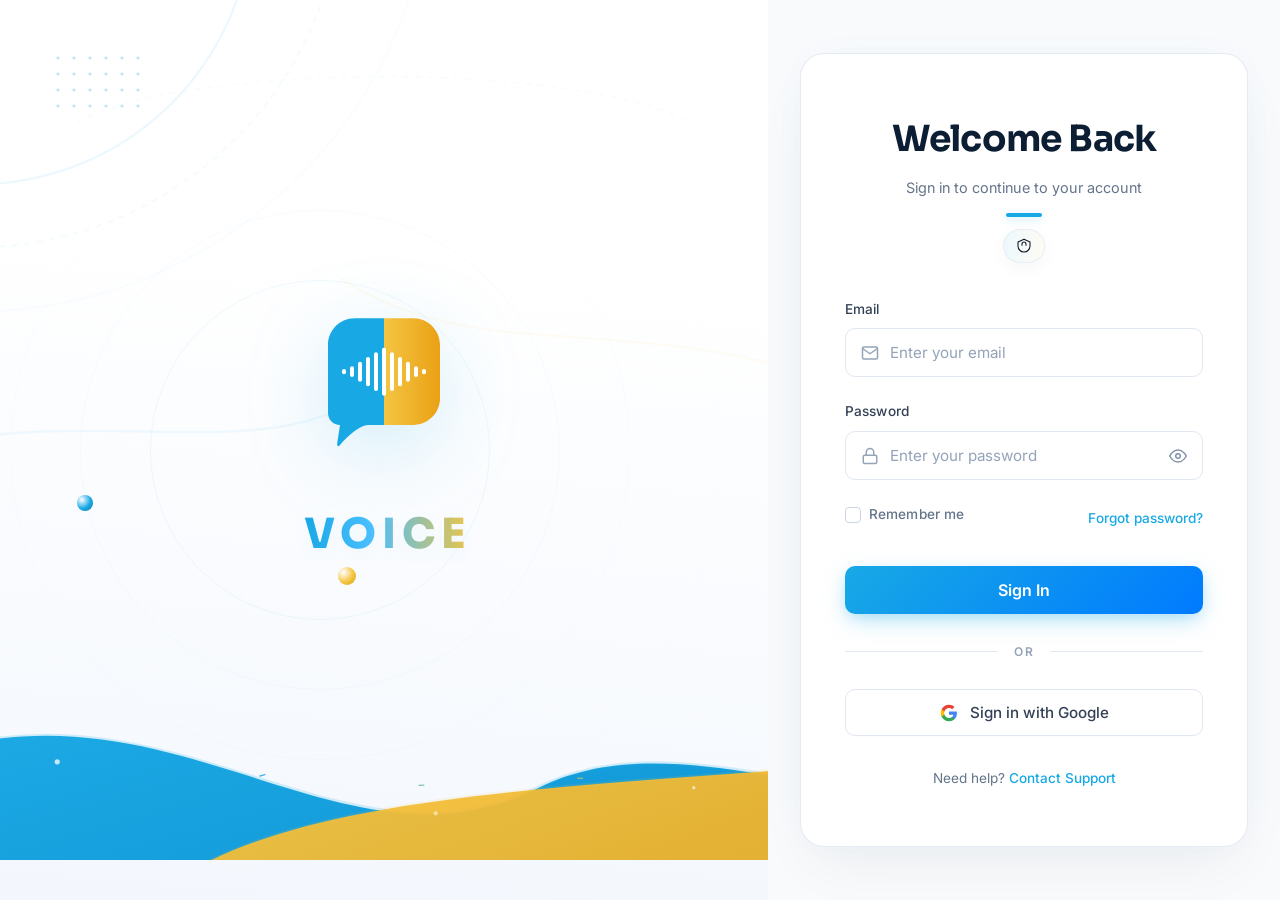
<file: login.html>
<!DOCTYPE html>
<html lang="en">
<head>
  <meta charset="UTF-8">
  <meta name="viewport" content="width=device-width, initial-scale=1.0">
  <title>VOICE – Secure Login Portal</title>
  <!-- SEO tags -->
  <meta name="description" content="Secure enterprise login portal for the VOICE platform.">
  
  <link rel="stylesheet" href="css/styles.css">
   <style>
    /* ============================================================
       VOICE – Pixel-Perfect Futuristic Minimalist Login Page
       Matches the shared mock design with exact layouts & waves
       ============================================================ */
    @import url('https://fonts.googleapis.com/css2?family=Sora:wght@400;500;600;700;800&family=Inter:wght@300;400;500;600;700&display=swap');

    :root {
      --primary: #18A9E5;
      --primary-dark: #0284c7;
      --accent: #F4C542;
      --text-main: #0B1E33; /* Dark navy */
      --text-muted: #8292A6;
      --border: #E2E8F0;
      --white: #FFFFFF;
      --font-heading: 'Sora', sans-serif;
      --font-body: 'Inter', sans-serif;
      --transition: 0.3s cubic-bezier(0.4, 0, 0.2, 1);
    }

    body {
      margin: 0;
      padding: 0;
      min-height: 100vh;
      width: 100%;
      font-family: var(--font-body);
      background: var(--white);
      overflow: hidden;
      display: flex;
    }

    .login-container {
      display: grid;
      grid-template-columns: 60% 40%; /* left side slightly larger for stronger branding */
      width: 100%;
      height: 100vh;
      position: relative;
    }

    /* ── LEFT SECTION (Futuristic Minimalist Branding) ───────────── */
    .left-section {
      background: linear-gradient(185deg, #FFFFFF 30%, #F3F7FD 100%);
      position: relative;
      overflow: hidden;
      display: flex;
      align-items: center;
      justify-content: center;
    }

    /* Dotted Corner Matrices */
    .dotted-grid {
      position: absolute;
      width: 100px;
      height: 68px;
      opacity: 0.55;
    }

    .dotted-top-left {
      top: 48px;
      left: 48px;
    }

    .dotted-top-right {
      top: 48px;
      right: 48px;
    }

    /* Elegant flowing background paths */
    .bg-paths {
      position: absolute;
      inset: 0;
      pointer-events: none;
      z-index: 1;
    }

    /* Concentric outline rings around the central logo */
    .concentric-rings {
      position: absolute;
      top: 50%;
      left: 25%; /* perfectly centered in the left column */
      transform: translate(-50%, -50%);
      pointer-events: none;
      z-index: 2; /* behind cards and logo */
    }

    .ring {
      position: absolute;
      top: 50%;
      left: 50%;
      transform: translate(-50%, -50%);
      border: 1px solid rgba(24, 169, 229, 0.07);
      border-radius: 50%;
    }

    .ring-1 { width: 340px; height: 340px; }
    .ring-2 { width: 480px; height: 480px; border-color: rgba(24, 169, 229, 0.04); }
    .ring-3 { width: 620px; height: 620px; border-color: rgba(24, 169, 229, 0.02); }
    .ring-4 { width: 800px; height: 800px; border-color: rgba(24, 169, 229, 0.01); }

    /* Floating glowing orbs with ambient lights */
    .glowing-orb {
      position: absolute;
      border-radius: 50%;
      pointer-events: none;
      z-index: 4;
    }

    .orb-blue {
      width: 16px;
      height: 16px;
      background: radial-gradient(circle at 30% 30%, #FFFFFF 0%, #18A9E5 55%, #0d79a6 100%);
      left: 10%;
      top: 55%;
      animation: floatOrbBlue 8s ease-in-out infinite alternate;
    }

    .orb-yellow {
      width: 18px;
      height: 18px;
      background: radial-gradient(circle at 30% 30%, #FFFFFF 0%, #F4C542 55%, #d1a115 100%);
      left: 44%;
      top: 63%;
      animation: floatOrbYellow 7s ease-in-out infinite alternate-reverse;
    }

    @keyframes floatOrbBlue {
      0% { transform: translateY(0) scale(1); filter: drop-shadow(0 12px 6px rgba(24, 169, 229, 0.15)); }
      100% { transform: translateY(-16px) scale(1.05); filter: drop-shadow(0 28px 12px rgba(24, 169, 229, 0.07)); }
    }

    @keyframes floatOrbYellow {
      0% { transform: translateY(0) scale(1); filter: drop-shadow(0 12px 6px rgba(244, 197, 66, 0.15)); }
      100% { transform: translateY(-14px) scale(1.05); filter: drop-shadow(0 26px 12px rgba(244, 197, 66, 0.07)); }
    }

    /* Prominent central VOICE logo group */
    .brand-logo-group {
      z-index: 10;
      display: flex;
      flex-direction: column;
      align-items: center;
      justify-content: center;
      gap: 28px;
      margin-bottom: 20px;
    }

    .logo-box {
      width: 160px;
      height: auto;
      filter: drop-shadow(0 20px 40px rgba(24, 169, 229, 0.18));
      transition: transform 0.6s cubic-bezier(0.34, 1.56, 0.64, 1);
    }

    .brand-logo-group:hover .logo-box {
      transform: scale(1.06) rotate(-1deg);
      filter: drop-shadow(0 26px 56px rgba(24, 169, 229, 0.20));
    }

    .logo-typography {
      font-family: var(--font-heading);
      font-size: 2.6rem;
      font-weight: 800;
      margin-left: 8px;
      letter-spacing: 6px;
      text-transform: uppercase;
      background: linear-gradient(90deg, #18A9E5 0%, #4CC0FF 40%, #F4C542 100%);
      -webkit-background-clip: text;
      -webkit-text-fill-color: transparent;
      text-shadow: 0 6px 18px rgba(24,169,229,0.06);
    }

    /* Bottom Flowing Waves */
    .bottom-waves {
      position: absolute;
      bottom: 40px; /* raised up for stronger visual coverage */
      left: -6%; /* extend slightly beyond edge for a dramatic feel */
      width: 112%;
      height: 420px; /* raised and taller to cover more of left half */
      pointer-events: none;
      z-index: 5;
    }

    /* ── RIGHT SECTION (Modern Clean Card) ─────────────────────── */
    .right-section {
      background: #F8FAFC;
      display: flex;
      align-items: center;
      justify-content: center;
      padding: 32px;
      position: relative;
      overflow: hidden;
    }

    /* Floating Login Card with modern crisp shadow and padding */
    .login-card {
      width: 100%;
      max-width: 460px;
      background: #FFFFFF;
      border: 1px solid rgba(226, 232, 240, 0.85);
      border-radius: 24px;
      box-shadow: 0 24px 60px -12px rgba(15, 23, 42, 0.06),
                  0 0 50px -10px rgba(24, 169, 229, 0.03);
      padding: 56px 44px;
      box-sizing: border-box;
      z-index: 10;
      position: relative;
      transition: transform 0.4s cubic-bezier(0.16, 1, 0.3, 1), box-shadow 0.4s ease;
    }

    .login-card:hover {
      transform: translateY(-2px);
      box-shadow: 0 32px 80px -16px rgba(15, 23, 42, 0.10),
                  0 0 60px -8px rgba(24, 169, 229, 0.05);
    }

    .login-card-header {
      text-align: center;
      margin-bottom: 36px;
      display: flex;
      flex-direction: column;
      align-items: center;
    }

    .security-badge {
      display: inline-flex;
      align-items: center;
      gap: 8px;
      margin-top: 12px;
      padding: 8px 12px;
      background: linear-gradient(90deg, rgba(24,169,229,0.08), rgba(244,197,66,0.06));
      border-radius: 999px;
      font-size: 0.82rem;
      color: #0F172A;
      box-shadow: 0 6px 18px rgba(2,6,23,0.04);
      border: 1px solid rgba(226,232,240,0.7);
      animation: subtlePulse 2.6s ease-in-out infinite;
    }

    .security-badge svg { width: 16px; height: 16px; }

    @keyframes subtlePulse {
      0% { transform: translateY(0); opacity: 0.98 }
      50% { transform: translateY(-3px); opacity: 1 }
      100% { transform: translateY(0); opacity: 0.98 }
    }

    .login-card-header h2 {
      font-family: var(--font-heading);
      font-size: 2.25rem;
      font-weight: 700;
      color: var(--text-main);
      margin-bottom: 8px;
      letter-spacing: -0.8px;
    }

    .login-card-header p {
      font-size: 0.9rem;
      color: #64748B;
      margin-bottom: 0px;
      font-weight: 400;
    }

    /* Active blue pill indicator */
    .pill-indicator {
      width: 36px;
      height: 4px;
      background: var(--primary);
      border-radius: 9999px;
      margin-top: 14px;
      box-shadow: 0 2px 8px rgba(24, 169, 229, 0.25);
    }

    /* Premium Modern Forms */
    .login-form .form-group {
      margin-bottom: 24px;
      display: flex;
      flex-direction: column;
    }

    .login-form label {
      font-size: 0.85rem;
      font-weight: 500;
      color: #334155;
      margin-bottom: 8px;
      letter-spacing: 0.1px;
    }

    .input-wrapper {
      position: relative;
      display: flex;
      align-items: center;
    }

    .input-icon-left {
      position: absolute;
      left: 16px;
      top: 50%;
      transform: translateY(-50%);
      color: #94A3B8;
      pointer-events: none;
      width: 18px;
      height: 18px;
      transition: color var(--transition);
    }

    .input-wrapper:focus-within .input-icon-left {
      color: var(--primary);
    }

    .input-icon-right {
      position: absolute;
      right: 16px;
      top: 50%;
      transform: translateY(-50%);
      color: #94A3B8;
      cursor: pointer;
      width: 18px;
      height: 18px;
      transition: color var(--transition);
    }

    .email-valid-icon {
      position: absolute;
      right: 16px;
      top: 50%;
      transform: translateY(-50%);
      width: 18px;
      height: 18px;
      transition: opacity 0.18s ease, transform 0.18s ease;
    }

    .input-icon-right:hover {
      color: var(--text-main);
    }

    .login-form .form-control {
      padding: 14px 16px 14px 44px;
      border-radius: 10px;
      font-size: 0.95rem;
      border: 1px solid #E2E8F0;
      background: #FFFFFF;
      transition: all 0.2s ease-in-out;
      box-sizing: border-box;
      color: var(--text-main);
      width: 100%;
    }

    /* Password padding tweak for visibility toggle */
    .login-form .form-control-pass {
      padding-right: 44px;
    }

    .login-form .form-control:hover {
      border-color: #CBD5E1;
    }

    .login-form .form-control:focus {
      border-color: var(--primary);
      background: #FFFFFF;
      box-shadow: 0 0 0 4px rgba(24, 169, 229, 0.08);
      outline: none;
    }

    .login-form .form-control::placeholder {
      color: #94A3B8;
    }

    /* Options checklist row */
    .form-options-row {
      display: flex;
      align-items: center;
      justify-content: space-between;
      margin-bottom: 32px;
      font-size: 0.85rem;
    }

    .forgot-link {
      color: var(--primary);
      font-weight: 500;
      text-decoration: none;
      transition: color var(--transition);
    }

    .forgot-link:hover {
      color: var(--primary-dark);
      text-decoration: underline;
    }

    /* Custom elegant Square Checkbox */
    .checkbox-wrap {
      display: flex;
      align-items: center;
      gap: 8px;
      cursor: pointer;
      user-select: none;
      position: relative;
    }

    .checkbox-wrap input {
      position: absolute;
      opacity: 0;
      cursor: pointer;
      height: 0;
      width: 0;
    }

    .checkbox-box {
      width: 16px;
      height: 16px;
      border: 1.5px solid #CBD5E1;
      border-radius: 4px;
      background: var(--white);
      display: flex;
      align-items: center;
      justify-content: center;
      flex-shrink: 0;
      transition: all 0.2s ease-in-out;
    }

    .checkbox-wrap:hover .checkbox-box {
      border-color: var(--primary);
      background: rgba(24, 169, 229, 0.02);
    }

    .checkbox-wrap input:checked ~ .checkbox-box {
      background: var(--primary);
      border-color: var(--primary);
    }

    .checkbox-wrap input:checked ~ .checkbox-box::after {
      content: '';
      width: 3.5px;
      height: 7px;
      border: 1.5px solid white;
      border-top: none;
      border-left: none;
      transform: rotate(45deg) translate(-0.5px, -1px);
      display: block;
    }

    .checkbox-wrap input:focus-visible ~ .checkbox-box {
      border-color: var(--primary);
      box-shadow: 0 0 0 3px rgba(24, 169, 229, 0.2);
    }

    .checkbox-label {
      font-weight: 500;
      color: #64748B;
    }

    /* Premium Gradient Submit Button */
    .login-btn {
      width: 100%;
      padding: 14px;
      font-size: 1rem;
      font-weight: 600;
      color: white;
      background: linear-gradient(135deg, #18A9E5 0%, #007AFF 100%);
      border: none;
      border-radius: 10px;
      box-shadow: 0 8px 24px -4px rgba(24, 169, 229, 0.35),
                  0 4px 12px -2px rgba(24, 169, 229, 0.15);
      box-sizing: border-box;
      transition: all var(--transition);
      cursor: pointer;
      display: flex;
      align-items: center;
      justify-content: center;
    }

    .login-btn:hover {
      background: linear-gradient(135deg, #28b8f5 0%, #0062CC 100%);
      box-shadow: 0 12px 28px -2px rgba(24, 169, 229, 0.45),
                  0 6px 16px -2px rgba(24, 169, 229, 0.2);
      transform: translateY(-1.5px);
    }

    .login-btn:active {
      transform: translateY(-0.5px);
      box-shadow: 0 6px 16px -4px rgba(24, 169, 229, 0.35);
    }

    /* Muted OR Divider */
    .login-divider {
      display: flex;
      align-items: center;
      text-align: center;
      margin: 28px 0;
      color: #94A3B8;
      font-size: 0.75rem;
      font-weight: 600;
      text-transform: uppercase;
      letter-spacing: 1.5px;
    }

    .login-divider::before,
    .login-divider::after {
      content: '';
      flex: 1;
      border-bottom: 1px solid #E2E8F0;
    }

    .login-divider:not(:empty)::before { margin-right: 16px; }
    .login-divider:not(:empty)::after { margin-left: 16px; }

    /* Google SSO Button */
    .google-sso-btn {
      display: flex;
      align-items: center;
      justify-content: center;
      gap: 12px;
      background: #FFFFFF;
      border: 1px solid #E2E8F0;
      border-radius: 10px;
      padding: 13px 20px;
      width: 100%;
      font-size: 0.95rem;
      font-weight: 500;
      color: #334155;
      transition: all var(--transition);
      cursor: pointer;
      box-sizing: border-box;
      box-shadow: 0 1px 2px rgba(0,0,0,0.02);
    }

    .google-sso-btn:hover {
      background: #F8FAFC;
      border-color: #CBD5E1;
      color: #0F172A;
      transform: translateY(-0.5px);
      box-shadow: 0 4px 12px rgba(0, 0, 0, 0.02);
    }

    .google-sso-btn svg {
      width: 18px;
      height: 18px;
    }

    /* Help & Support Footer Link */
    .login-footer-support {
      text-align: center;
      margin-top: 32px;
      font-size: 0.85rem;
      color: #64748B;
    }

    .login-footer-support a {
      color: var(--primary);
      font-weight: 500;
      text-decoration: none;
      transition: color var(--transition);
    }

    .login-footer-support a:hover {
      color: var(--primary-dark);
      text-decoration: underline;
    }

    /* ── Premium Entrance & Living Animations ────────────────── */
    @keyframes fadeInUp {
      from {
        opacity: 0;
        transform: translateY(24px);
      }

      // --- Particle canvas system (left side) ---
      const canvas = document.getElementById('leftCanvas');
      if (canvas && left) {
        const ctx = canvas.getContext('2d');
        let particles = [];

        function resizeCanvas() {
          // make canvas slightly wider to match extended left artwork
          canvas.width = Math.floor(left.clientWidth * 1.12);
          canvas.height = Math.floor(left.clientHeight + 60);
        }
        resizeCanvas();
        window.addEventListener('resize', resizeCanvas);

        function rand(min, max) { return Math.random() * (max - min) + min; }

        function createParticles(count) {
          particles = [];
          for (let i = 0; i < count; i++) {
            particles.push({
              x: rand(0, canvas.width),
              y: rand(canvas.height * 0.2, canvas.height),
              r: rand(0.8, 4.5),
              vx: rand(-0.25, 0.25),
              vy: rand(-0.15, -0.6),
              alpha: rand(0.08, 0.7),
              hue: rand(190, 40) // will be used with lerp
            });
          }
        }

        createParticles(Math.max(28, Math.floor((canvas.width * canvas.height) / 90000)));

        let last = performance.now();
        function renderParticles(now) {
          const dt = Math.min(40, now - last) / 16.666;
          last = now;
          ctx.clearRect(0, 0, canvas.width, canvas.height);

          for (let p of particles) {
            p.x += p.vx * dt * 0.9;
            p.y += p.vy * dt * 1.1;
            p.alpha -= 0.0008 * dt;
            if (p.y < -40 || p.alpha <= 0) {
              // respawn at bottom
              p.x = rand(0, canvas.width);
              p.y = canvas.height + rand(10, 80);
              p.r = rand(0.8, 4.2);
              p.vx = rand(-0.3, 0.3);
              p.vy = rand(-0.15, -0.6);
              p.alpha = rand(0.12, 0.7);
            }

            const g = ctx.createRadialGradient(p.x, p.y, 0, p.x, p.y, p.r * 4.5);
            g.addColorStop(0, `rgba(255,255,255,${Math.min(0.95, p.alpha * 1.2)})`);
            g.addColorStop(0.45, `rgba(28,140,210,${p.alpha * 0.6})`);
            g.addColorStop(1, `rgba(236,180,69,${p.alpha * 0.08})`);

            ctx.globalCompositeOperation = 'lighter';
            ctx.fillStyle = g;
            ctx.beginPath();
            ctx.arc(p.x, p.y, p.r, 0, Math.PI * 2);
            ctx.fill();
          }

          requestAnimationFrame(renderParticles);
        }
        requestAnimationFrame(renderParticles);

        // gentle mouse nudge on left area
        left.addEventListener('mousemove', (ev) => {
          const rect = left.getBoundingClientRect();
          const mx = ev.clientX - rect.left;
          const my = ev.clientY - rect.top;
          for (let i = 0; i < 4; i++) {
            const p = particles[Math.floor(Math.random() * particles.length)];
            p.vx += (mx - p.x) * 0.00016;
            p.vy += (my - p.y) * -0.00028;
            p.alpha = Math.min(1, p.alpha + 0.06);
          }
        });
      }

      // --- Animate VOICE logo bars (wave effect) ---
      const logoSvg = document.querySelector('.logo-box');
      if (logoSvg) {
        const rectNodes = Array.from(logoSvg.querySelectorAll('rect'));
        const bars = rectNodes.map(r => ({
          node: r,
          baseH: parseFloat(r.getAttribute('height')),
          baseY: parseFloat(r.getAttribute('y'))
        }));

        let startT = null;
        function animateBars(ts) {
          if (!startT) startT = ts;
          const t = (ts - startT) / 1000;
          bars.forEach((b, i) => {
            const freq = 1.2 + i * 0.08;
            const amp = Math.min(18, b.baseH * 0.45);
            const newH = b.baseH + Math.sin(t * freq + i * 0.6) * amp;
            const newY = b.baseY + (b.baseH - newH);
            b.node.setAttribute('height', Math.max(2, newH));
            b.node.setAttribute('y', newY);
          });
          requestAnimationFrame(animateBars);
        }
        requestAnimationFrame(animateBars);
      }
      to {
        opacity: 1;
        transform: none;
      }
    }

    @keyframes scaleInLogo {
      from {
        opacity: 0;
        transform: scale(0.92) translateY(12px);
      }
      to {
        opacity: 1;
        transform: scale(1) translateY(0);
      }
    }

    @keyframes fadeInSoft {
      from { opacity: 0; }
      to { opacity: 1; }
    }

    @keyframes pulseRings {
      0% { transform: translate(-50%, -50%) scale(0.97); opacity: 0.7; }
      50% { transform: translate(-50%, -50%) scale(1.03); opacity: 1.0; }
      100% { transform: translate(-50%, -50%) scale(0.97); opacity: 0.7; }
    }

    @keyframes waveFloatBlue {
      0% { transform: translateY(0) scaleY(1); }
      50% { transform: translateY(-4px) scaleY(1.015) scaleX(1.005); }
      100% { transform: translateY(0) scaleY(1); }
    }

    @keyframes waveFloatYellow {
      0% { transform: translateY(0) scaleY(1); }
      50% { transform: translateY(-3px) scaleY(1.01) scaleX(1.003); }
      100% { transform: translateY(0) scaleY(1); }
    }

    .login-card-wrapper {
      width: 100%;
      max-width: 460px;
      z-index: 10;
      animation: fadeInUp 0.85s cubic-bezier(0.16, 1, 0.3, 1) both;
    }

    .brand-logo-group {
      animation: scaleInLogo 1s cubic-bezier(0.16, 1, 0.3, 1) both;
    }

    .concentric-rings {
      animation: pulseRings 9s ease-in-out infinite;
    }

    .dotted-grid {
      animation: fadeInSoft 1.2s ease-in-out both;
    }

    .wave-blue {
      animation: waveFloatBlue 12s ease-in-out infinite;
      transform-origin: bottom left;
    }

    .wave-yellow {
      animation: waveFloatYellow 10s ease-in-out infinite;
      transform-origin: bottom right;
    }

    /* ── Responsive Styling ────────────────────────────────────── */
    @media (max-width: 1024px) {
      .login-container { grid-template-columns: 1fr; }
      .left-section { display: none; }
      .right-section { width: 100%; background: #F1F5FA; }
      .concentric-rings { display: none; }
    }

    @media (max-width: 480px) {
      .right-section { padding: 16px; }
      .login-card { padding: 40px 24px; border-radius: 20px; }
    }
    /* Toast notifications */
    .toast-container {
      position: fixed;
      top: 22px;
      right: 22px;
      display: flex;
      flex-direction: column;
      gap: 10px;
      z-index: 9999;
      pointer-events: none;
    }

    .toast {
      pointer-events: auto;
      min-width: 220px;
      max-width: 360px;
      background: #ffffff;
      border-radius: 12px;
      padding: 10px 14px;
      box-shadow: 0 8px 24px rgba(2,6,23,0.12);
      display: flex;
      gap: 12px;
      align-items: center;
      font-family: var(--font-body);
      color: #0F172A;
      border-left: 4px solid var(--primary);
      transform-origin: right top;
      animation: toastIn 360ms cubic-bezier(.2,.9,.2,1);
    }

    .toast.success { border-left-color: #16A34A; }
    .toast.error { border-left-color: #DC2626; }
    .toast.info { border-left-color: var(--primary); }

    .toast .msg { font-size: 0.95rem; color: #0F172A; }

    @keyframes toastIn {
      from { opacity: 0; transform: translateY(-8px) scale(0.98); }
      to { opacity: 1; transform: translateY(0) scale(1); }
    }

    /* Stunning animated lines for left-bottom */
    .stunning-lines .stun {
      mix-blend-mode: screen;
      filter: drop-shadow(0 8px 18px rgba(24,169,229,0.14));
      animation: dashMove 6s linear infinite;
      transform-origin: center;
    }

    .stunning-lines .stun.faint { opacity: 0.14; filter: blur(0.6px); }

    @keyframes dashMove { to { stroke-dashoffset: -320; } }

    .cursor-orb {
      transition: transform 0.18s cubic-bezier(.22,.9,.26,1), opacity 0.15s ease; 
      will-change: transform, opacity;
      pointer-events: none;
      mix-blend-mode: screen;
    }

    /* Particle canvas fills the left section */
    .particle-canvas {
      position: absolute;
      left: 0;
      bottom: 0;
      width: 110%;
      height: 100%;
      z-index: 6; /* behind logo (10) and above background (1) */
      pointer-events: none;
      filter: drop-shadow(0 8px 18px rgba(24,169,229,0.08));
      mix-blend-mode: screen;
      opacity: 0.98;
    }

    /* Logo breathing / wave */
    @keyframes logoBreath {
      0% { transform: translateY(0) scale(1); }
      50% { transform: translateY(-4px) scale(1.03); }
      100% { transform: translateY(0) scale(1); }
    }

    .logo-box {
      will-change: transform;
      animation: logoBreath 4.2s ease-in-out infinite;
    }

    /* Button focus for keyboard users */
    .login-btn:focus-visible, .google-sso-btn:focus-visible, .forgot-link:focus-visible {
      outline: 3px solid rgba(24,169,229,0.18);
      outline-offset: 4px;
      border-radius: 10px;
    }
  </style>
</head>
<body>

  <div class="login-container">
    
    <!-- Left Section: Premium Branding Minimalist Artwork -->
    <div class="left-section">
      <canvas id="leftCanvas" class="particle-canvas" aria-hidden="true"></canvas>
      
      <!-- Top Left Dotted Corner Pattern -->
      <svg class="dotted-grid dotted-top-left" viewBox="0 0 100 68" fill="none" xmlns="http://www.w3.org/2000/svg">
        <circle cx="10" cy="10" r="1.5" fill="#18A9E5" opacity="0.3"/>
        <circle cx="26" cy="10" r="1.5" fill="#18A9E5" opacity="0.3"/>
        <circle cx="42" cy="10" r="1.5" fill="#18A9E5" opacity="0.3"/>
        <circle cx="58" cy="10" r="1.5" fill="#18A9E5" opacity="0.3"/>
        <circle cx="74" cy="10" r="1.5" fill="#18A9E5" opacity="0.3"/>
        <circle cx="90" cy="10" r="1.5" fill="#18A9E5" opacity="0.3"/>
        <circle cx="10" cy="26" r="1.5" fill="#18A9E5" opacity="0.3"/>
        <circle cx="26" cy="26" r="1.5" fill="#18A9E5" opacity="0.3"/>
        <circle cx="42" cy="26" r="1.5" fill="#18A9E5" opacity="0.3"/>
        <circle cx="58" cy="26" r="1.5" fill="#18A9E5" opacity="0.3"/>
        <circle cx="74" cy="26" r="1.5" fill="#18A9E5" opacity="0.3"/>
        <circle cx="90" cy="26" r="1.5" fill="#18A9E5" opacity="0.3"/>
        <circle cx="10" cy="42" r="1.5" fill="#18A9E5" opacity="0.3"/>
        <circle cx="26" cy="42" r="1.5" fill="#18A9E5" opacity="0.3"/>
        <circle cx="42" cy="42" r="1.5" fill="#18A9E5" opacity="0.3"/>
        <circle cx="58" cy="42" r="1.5" fill="#18A9E5" opacity="0.3"/>
        <circle cx="74" cy="42" r="1.5" fill="#18A9E5" opacity="0.3"/>
        <circle cx="90" cy="42" r="1.5" fill="#18A9E5" opacity="0.3"/>
        <circle cx="10" cy="58" r="1.5" fill="#18A9E5" opacity="0.3"/>
        <circle cx="26" cy="58" r="1.5" fill="#18A9E5" opacity="0.3"/>
        <circle cx="42" cy="58" r="1.5" fill="#18A9E5" opacity="0.3"/>
        <circle cx="58" cy="58" r="1.5" fill="#18A9E5" opacity="0.3"/>
        <circle cx="74" cy="58" r="1.5" fill="#18A9E5" opacity="0.3"/>
        <circle cx="90" cy="58" r="1.5" fill="#18A9E5" opacity="0.3"/>
      </svg>

      <!-- Sweeping Path Lines in Background -->
      <svg class="bg-paths" viewBox="0 0 500 500" fill="none" xmlns="http://www.w3.org/2000/svg">
        <!-- Faint concentric wave lines in top-left corner background -->
        <path d="M-20,120 A 180,180 0 0,0 160,-20" stroke="rgba(24, 169, 229, 0.08)" stroke-width="1.5" fill="none"/>
        <path d="M-40,160 A 240,240 0 0,0 220,-40" stroke="rgba(24, 169, 229, 0.04)" stroke-width="1.5" stroke-dasharray="4 4" fill="none"/>
        <path d="M-60,200 A 300,300 0 0,0 280,-60" stroke="rgba(24, 169, 229, 0.02)" stroke-width="1.5" fill="none"/>

        <!-- Path for Blue Orb -->
        <path d="M-50,290 C100,260 200,320 280,220" stroke="#18A9E5" stroke-opacity="0.06" stroke-width="1.5"/>
        <!-- Path for Yellow Orb -->
        <path d="M220,180 C310,240 400,200 550,250" stroke="#F4C542" stroke-opacity="0.06" stroke-width="1.5"/>
        
        <!-- Subtle concentric loops -->
        <path d="M50,80 C120,40 380,40 450,80" stroke="#18A9E5" stroke-opacity="0.03" stroke-width="1" stroke-dasharray="4 4"/>
      </svg>

      <!-- Floating Glowing Orbs -->
      <div class="glowing-orb orb-blue"></div>
      <div class="glowing-orb orb-yellow"></div>

      <!-- Center Logo Group -->
      <div class="brand-logo-group">
        <!-- Pixel-Perfect Exact replication of your VOICE Logo with curved talk bubble tail -->
        <svg class="logo-box" viewBox="0 0 120 120" fill="none" xmlns="http://www.w3.org/2000/svg">
          <!-- Main Chat Speech Bubble Shape with smooth curved talk bubble tail -->
          <path d="M18 24 C18 13 27 4 38 4 H82 C93 4 102 13 102 24 V64 C102 75 93 84 82 84 H48 C42 84 32 93 27 99 C25.5 100.8 24.5 99.8 25 97 L27 84 C22 84 18 80 18 75 Z" fill="url(#bubbleGrad)"/>
          
          <defs>
            <!-- Vertical Split Gradient: Blue on Left half, Yellow to Orange Gradient on Right half -->
            <linearGradient id="bubbleGrad" x1="0" y1="0" x2="1" y2="0">
              <stop offset="0%" stop-color="#18A9E5"/>
              <stop offset="50%" stop-color="#18A9E5"/>
              <stop offset="50%" stop-color="#F4C542"/>
              <stop offset="100%" stop-color="#EAA115"/>
            </linearGradient>
          </defs>

          <!-- Centered white equalizing sound wave bars (11 bars, perfectly symmetric) -->
          <rect x="28.5" y="42" width="3" height="4" rx="1.5" fill="white"/>
          <rect x="34.5" y="40" width="3" height="8" rx="1.5" fill="white"/>
          <rect x="40.5" y="36.5" width="3" height="15" rx="1.5" fill="white"/>
          <rect x="46.5" y="33" width="3" height="22" rx="1.5" fill="white"/>
          <rect x="52.5" y="29.5" width="3" height="29" rx="1.5" fill="white"/>
          <rect x="58.5" y="26" width="3" height="36" rx="1.5" fill="white"/>
          <rect x="64.5" y="29.5" width="3" height="29" rx="1.5" fill="white"/>
          <rect x="70.5" y="33" width="3" height="22" rx="1.5" fill="white"/>
          <rect x="76.5" y="36.5" width="3" height="15" rx="1.5" fill="white"/>
          <rect x="82.5" y="40" width="3" height="8" rx="1.5" fill="white"/>
          <rect x="88.5" y="42" width="3" height="4" rx="1.5" fill="white"/>
        </svg>

        <div class="logo-typography">VOICE</div>
      </div>

      <!-- Bottom waves exactly like the mockup -->
      <div class="bottom-waves">
        <svg viewBox="0 0 500 240" fill="none" xmlns="http://www.w3.org/2000/svg" style="width: 100%; height: 100%; preserve-aspect-ratio: none;">
          <!-- Blue wave (Left) -->
          <path class="wave-blue" d="M-40,190 C120,120 220,260 340,200 C420,160 520,220 620,200 L620,360 L-40,360 Z" fill="url(#blueWaveGrad)" opacity="0.98"/>
          <path class="wave-blue" d="M-40,190 C120,120 220,260 340,200 C420,160 520,220 620,200" stroke="#18A9E5" stroke-width="2.5" stroke-opacity="0.18"/>

          <!-- Yellow wave (Right) -->
          <path class="wave-yellow" d="M120,260 C200,200 360,200 620,180 L620,360 L120,360 Z" fill="url(#yellowWaveGrad)" opacity="0.95"/>
          <path class="wave-yellow" d="M120,260 C200,200 360,200 620,180" stroke="#F4C542" stroke-width="2" stroke-opacity="0.12"/>

          <defs>
            <linearGradient id="blueWaveGrad" x1="0%" y1="0%" x2="100%" y2="100%">
              <stop offset="0%" stop-color="#18A9E5"/>
              <stop offset="100%" stop-color="#0284C7"/>
            </linearGradient>
            <linearGradient id="yellowWaveGrad" x1="0%" y1="0%" x2="100%" y2="100%">
              <stop offset="0%" stop-color="#F4C542"/>
              <stop offset="100%" stop-color="#EAA115"/>
            </linearGradient>
          </defs>

          <!-- Sparkling white dot details -->
          <circle cx="60" cy="185" r="1.5" fill="white" opacity="0.75"/>
          <circle cx="430" cy="200" r="1" fill="white" opacity="0.6"/>
          <circle cx="280" cy="215" r="1.2" fill="white" opacity="0.5"/>
        </svg>
        <!-- Decorative animated lines for extra 'stunning' look -->
        <svg viewBox="0 0 700 200" xmlns="http://www.w3.org/2000/svg" class="stunning-lines" style="position:absolute;bottom:36px;left:0;width:120%;height:120px;pointer-events:none;z-index:6;opacity:0.95;">
          <defs>
            <linearGradient id="lineGrad" x1="0" x2="1">
              <stop offset="0%" stop-color="#18A9E5" stop-opacity="0.95" />
              <stop offset="100%" stop-color="#F4C542" stop-opacity="0.9" />
            </linearGradient>
          </defs>
          <path class="stun" d="M0,120 C120,80 220,170 340,120 C420,92 520,150 700,110" stroke="url(#lineGrad)" stroke-width="2.2" fill="none" stroke-linecap="round" stroke-linejoin="round" stroke-dasharray="8 260" stroke-dashoffset="0" opacity="0.95"/>
          <path class="stun faint" d="M0,140 C140,100 260,200 380,140 C460,110 560,170 700,140" stroke="#FFFFFF" stroke-width="0.8" stroke-opacity="0.12" fill="none"/>
        </svg>
        <!-- mouse-follow orb -->
        <div class="cursor-orb" aria-hidden="true" style="position:absolute;width:18px;height:18px;border-radius:50%;pointer-events:none;left:0;top:0;background:radial-gradient(circle at 30% 30%, #FFFFFF 0%, rgba(24,169,229,0.85) 45%, rgba(2,132,199,0.6) 100%);filter:blur(6px);opacity:0.9;transform:translate(-50%,-50%) scale(0.9);z-index:9;"></div>
      </div>

    </div>

    <!-- Right Section: Clean centered white login card -->
    <div class="right-section">
      
      <!-- Top Right Dotted Corner Pattern -->
      <svg class="dotted-grid dotted-top-right" viewBox="0 0 100 68" fill="none" xmlns="http://www.w3.org/2000/svg">
        <circle cx="10" cy="10" r="1.5" fill="#18A9E5" opacity="0.3"/>
        <circle cx="26" cy="10" r="1.5" fill="#18A9E5" opacity="0.3"/>
        <circle cx="42" cy="10" r="1.5" fill="#18A9E5" opacity="0.3"/>
        <circle cx="58" cy="10" r="1.5" fill="#18A9E5" opacity="0.3"/>
        <circle cx="74" cy="10" r="1.5" fill="#18A9E5" opacity="0.3"/>
        <circle cx="90" cy="10" r="1.5" fill="#18A9E5" opacity="0.3"/>
        <circle cx="10" cy="26" r="1.5" fill="#18A9E5" opacity="0.3"/>
        <circle cx="26" cy="26" r="1.5" fill="#18A9E5" opacity="0.3"/>
        <circle cx="42" cy="26" r="1.5" fill="#18A9E5" opacity="0.3"/>
        <circle cx="58" cy="26" r="1.5" fill="#18A9E5" opacity="0.3"/>
        <circle cx="74" cy="26" r="1.5" fill="#18A9E5" opacity="0.3"/>
        <circle cx="90" cy="26" r="1.5" fill="#18A9E5" opacity="0.3"/>
        <circle cx="10" cy="42" r="1.5" fill="#18A9E5" opacity="0.3"/>
        <circle cx="26" cy="42" r="1.5" fill="#18A9E5" opacity="0.3"/>
        <circle cx="42" cy="42" r="1.5" fill="#18A9E5" opacity="0.3"/>
        <circle cx="58" cy="42" r="1.5" fill="#18A9E5" opacity="0.3"/>
        <circle cx="74" cy="42" r="1.5" fill="#18A9E5" opacity="0.3"/>
        <circle cx="90" cy="42" r="1.5" fill="#18A9E5" opacity="0.3"/>
        <circle cx="10" cy="58" r="1.5" fill="#18A9E5" opacity="0.3"/>
        <circle cx="26" cy="58" r="1.5" fill="#18A9E5" opacity="0.3"/>
        <circle cx="42" cy="58" r="1.5" fill="#18A9E5" opacity="0.3"/>
        <circle cx="58" cy="58" r="1.5" fill="#18A9E5" opacity="0.3"/>
        <circle cx="74" cy="58" r="1.5" fill="#18A9E5" opacity="0.3"/>
        <circle cx="90" cy="58" r="1.5" fill="#18A9E5" opacity="0.3"/>
      </svg>

      <!-- Frosted Elevated Glass Card Wrapper (Handles entrance animations smoothly) -->
      <div class="login-card-wrapper">
        <div class="login-card">
          
          <div class="login-card-header">
            <h2>Welcome Back</h2>
            <p>Sign in to continue to your account</p>
            <div class="pill-indicator"></div>
            <div class="security-badge" role="status" aria-live="polite">
              <svg viewBox="0 0 24 24" fill="none" stroke="#0F172A" stroke-width="1.6" stroke-linecap="round" stroke-linejoin="round">
                <path d="M12 2L3 6v6c0 5 4 9 9 9s9-4 9-9V6l-9-4z"/>
                <path d="M9 11v-2a3 3 0 0 1 6 0v2" />
              </svg>
            </div>
          </div>

          <!-- Secure Credentials Form -->
          <form class="login-form" onsubmit="handlePortalLogin(event)">
            
            <div class="form-group">
              <label for="portalEmail">Email</label>
              <div class="input-wrapper">
                <!-- Lucide mail outline equivalent icon -->
                <svg class="input-icon-left" viewBox="0 0 24 24" fill="none" stroke="currentColor" stroke-width="2" stroke-linecap="round" stroke-linejoin="round">
                  <path d="M4 4h16c1.1 0 2 .9 2 2v12c0 1.1-.9 2-2 2H4c-1.1 0-2-.9-2-2V6c0-1.1.9-2 2-2z"/>
                  <polyline points="22,6 12,13 2,6"/>
                </svg>
                <input type="email" id="portalEmail" class="form-control" placeholder="Enter your email" required autocomplete="username">
                <!-- Email valid check icon (hidden until valid) -->
                <svg id="emailValid" class="email-valid-icon" viewBox="0 0 24 24" fill="none" stroke="#10B981" stroke-width="2.2" stroke-linecap="round" stroke-linejoin="round" style="opacity:0;pointer-events:none;">
                  <path d="M20 6L9 17l-5-5" />
                </svg>
              </div>
            </div>

            <div class="form-group">
              <label for="portalPassword">Password</label>
              <div class="input-wrapper">
                <!-- Lucide lock outline equivalent icon -->
                <svg class="input-icon-left" viewBox="0 0 24 24" fill="none" stroke="currentColor" stroke-width="2" stroke-linecap="round" stroke-linejoin="round">
                  <rect x="3" y="11" width="18" height="11" rx="2" ry="2"/>
                  <path d="M7 11V7a5 5 0 0 1 10 0v4"/>
                </svg>
                
                <input type="password" id="portalPassword" class="form-control form-control-pass" placeholder="Enter your password" required autocomplete="current-password">
                
                <!-- Eye Toggle visibility outline icon -->
                <svg class="input-icon-right" id="passToggle" onclick="togglePassVisibility()" viewBox="0 0 24 24" fill="none" stroke="currentColor" stroke-width="2" stroke-linecap="round" stroke-linejoin="round">
                  <path d="M1 12s4-8 11-8 11 8 11 8-4 8-11 8-11-8-11-8z"/>
                  <circle cx="12" cy="12" r="3"/>
                </svg>
              </div>
            </div>

            <div class="form-options-row">
              <label class="checkbox-wrap">
                <input type="checkbox" id="rememberMe">
                <span class="checkbox-box" id="checkboxBox"></span>
                <span class="checkbox-label">Remember me</span>
              </label>
              <a href="#" class="forgot-link" onclick="showToast('Password reset link dispatched!', 'info')">Forgot password?</a>
            </div>

            <!-- Premium Gradient Blue Button -->
            <button type="submit" class="login-btn">
              Sign In
            </button>

          </form>

          <div class="login-divider">OR</div>

          <!-- Google SSO authentication button -->
          <button class="google-sso-btn" onclick="simulateGoogleLogin()">
            <svg viewBox="0 0 24 24" fill="none" xmlns="http://www.w3.org/2000/svg">
              <path d="M22.56 12.25c0-.78-.07-1.53-.2-2.25H12v4.26h5.92c-.26 1.37-1.04 2.53-2.21 3.31v2.77h3.57c2.08-1.92 3.28-4.74 3.28-8.09z" fill="#4285F4"/>
              <path d="M12 23c2.97 0 5.46-.98 7.28-2.66l-3.57-2.77c-.98.66-2.23 1.06-3.71 1.06-2.86 0-5.29-1.93-6.16-4.53H2.18v2.84C3.99 20.53 7.7 23 12 23z" fill="#34A853"/>
              <path d="M5.84 14.09c-.22-.66-.35-1.36-.35-2.09s.13-1.43.35-2.09V7.06H2.18C1.43 8.55 1 10.22 1 12s.43 3.45 1.18 4.94l3.66-2.85z" fill="#FBBC05"/>
              <path d="M12 5.38c1.62 0 3.06.56 4.21 1.64l3.15-3.15C17.45 2.09 14.97 1 12 1 7.7 1 3.99 3.47 2.18 7.06l3.66 2.85c.87-2.6 3.3-4.53 6.16-4.53z" fill="#EA4335"/>
            </svg>
            Sign in with Google
          </button>

          <div class="login-footer-support">
            Need help? <a href="#" onclick="showToast('Support system loaded.', 'info')">Contact Support</a>
          </div>

        </div>
      </div>

    </div>

    <!-- Concentric Rings (drawn on top of backgrounds but behind logo/card) -->
    <div class="concentric-rings">
      <div class="ring ring-1"></div>
      <div class="ring ring-2"></div>
      <div class="ring ring-3"></div>
      <div class="ring ring-4"></div>
    </div>

  </div>

  <script src="js/app.js"></script>
  <script>
    /* Small UI utilities: toasts, remember-me persistence, password toggle, parallax */
    let passVisible = false;
    const EYE_ON_SVG = `<path d="M1 12s4-8 11-8 11 8 11 8-4 8-11 8-11-8-11-8z"/><circle cx="12" cy="12" r="3"/>`;
    const EYE_OFF_SVG = `<path d="M17.94 17.94A10.07 10.07 0 0 1 12 20c-7 0-11-8-11-8a18.45 18.45 0 0 1 5.06-5.94M9.9 4.24A9.12 9.12 0 0 1 12 4c7 0 11 8 11 8a18.5 18.5 0 0 1-2.16 3.19m-6.72-1.07a3 3 0 1 1-4.24-4.24"/><line x1="1" y1="1" x2="23" y2="23"/>`;

    // Toast system
    const uiToastContainer = (() => {
      let c = document.createElement('div');
      c.className = 'toast-container';
      document.body.appendChild(c);
      return c;
    })();

    function showToast(message, type = 'info', life = 3200) {
      const t = document.createElement('div');
      t.className = `toast ${type}`;
      t.innerHTML = `<div class="msg">${message}</div>`;
      uiToastContainer.appendChild(t);
      setTimeout(() => t.style.opacity = '0', life - 300);
      setTimeout(() => t.remove(), life);
    }

    // Password visibility toggle
    function togglePassVisibility() {
      const input = document.getElementById('portalPassword');
      const toggle = document.getElementById('passToggle');
      passVisible = !passVisible;
      if (passVisible) {
        input.type = 'text';
        toggle.innerHTML = EYE_OFF_SVG;
        toggle.style.color = 'var(--primary)';
      } else {
        input.type = 'password';
        toggle.innerHTML = EYE_ON_SVG;
        toggle.style.color = 'var(--text-muted)';
      }
    }

    // Google SSO simulation
    function simulateGoogleLogin() {
      showToast('Redirecting securely to Google authentication...', 'info');
      setTimeout(() => {
        showToast('Google credentials verified!', 'success');
        setTimeout(() => { window.location.href = 'index.html'; }, 700);
      }, 900);
    }

    // Form submit handler with remember-me persistence
    function handlePortalLogin(event) {
      event.preventDefault();
      const emailEl = document.getElementById('portalEmail');
      const passEl = document.getElementById('portalPassword');
      const remember = document.getElementById('rememberMe');
      const email = emailEl.value.trim();
      const pass = passEl.value;

      if (!email || !pass) {
        showToast('Please enter both email and password.', 'error');
        return;
      }

      // Simple email format check
      if (!/^[^@\s]+@[^@\s]+\.[^@\s]+$/.test(email)) {
        showToast('Please enter a valid email address.', 'error');
        return;
      }

      if (remember.checked) {
        localStorage.setItem('voice_remember_email', email);
        localStorage.setItem('voice_remember_me', '1');
      } else {
        localStorage.removeItem('voice_remember_email');
        localStorage.removeItem('voice_remember_me');
      }

      showToast('Verifying connection safety...', 'info', 1800);
      setTimeout(() => {
        showToast('Authorization Granted. Welcome Back!', 'success', 1000);
        setTimeout(() => { window.location.href = 'index.html'; }, 900);
      }, 1100);
    }

    // Restore remember-me state on load
    window.addEventListener('DOMContentLoaded', () => {
      const stored = localStorage.getItem('voice_remember_email');
      const remember = localStorage.getItem('voice_remember_me');
      const emailEl = document.getElementById('portalEmail');
      const rememberEl = document.getElementById('rememberMe');
      const toggle = document.getElementById('passToggle');

      if (stored && remember === '1') {
        emailEl.value = stored;
        rememberEl.checked = true;
      }

      // Init pass toggle icon color / svg
      if (toggle) {
        toggle.innerHTML = EYE_ON_SVG;
        toggle.style.color = 'var(--text-muted)';
      }

      // Live email validation indicator
      const emailInput = document.getElementById('portalEmail');
      const emailIcon = document.getElementById('emailValid');
      if (emailInput && emailIcon) {
        emailInput.addEventListener('input', () => {
          const v = emailInput.value.trim();
          const ok = /^[^@\s]+@[^@\s]+\.[^@\s]+$/.test(v);
          if (ok) {
            emailIcon.style.opacity = 1;
            emailIcon.style.transform = 'translateY(-50%) scale(1.06)';
          } else {
            emailIcon.style.opacity = 0;
            emailIcon.style.transform = 'translateY(-50%) scale(0.92)';
          }
        });
      }

      // Lightweight parallax on the left branding
      const left = document.querySelector('.left-section');
      const logo = document.querySelector('.logo-box');
      const rings = document.querySelector('.concentric-rings');
      if (left && logo && rings) {
        let lastX = 0, lastY = 0;
        left.addEventListener('mousemove', (e) => {
          const rect = left.getBoundingClientRect();
          const x = (e.clientX - rect.left) / rect.width - 0.5;
          const y = (e.clientY - rect.top) / rect.height - 0.5;
          lastX = x; lastY = y;
          window.requestAnimationFrame(() => {
            logo.style.transform = `translate(${lastX * 6}px, ${lastY * 6}px) scale(1.02)`;
            rings.style.transform = `translate(${lastX * -10}px, ${lastY * -8}px)`;
          });
        });
        // mouse-follow orb with smoothing
        const orb = document.querySelector('.cursor-orb');
        if (orb) {
          let tx = 0, ty = 0, ox = 0, oy = 0;
          left.addEventListener('mousemove', (e) => {
            const rect = left.getBoundingClientRect();
            tx = e.clientX - rect.left;
            ty = e.clientY - rect.top;
            orb.style.opacity = 1;
          });
          left.addEventListener('mouseleave', () => { orb.style.opacity = 0; });

          function animateOrb() {
            ox += (tx - ox) * 0.14;
            oy += (ty - oy) * 0.14;
            orb.style.transform = `translate(${ox}px, ${oy}px) translate(-50%,-50%) scale(1)`;
            requestAnimationFrame(animateOrb);
          }
          requestAnimationFrame(animateOrb);
        }
      }
    });
  </script>
</body>
</html>
</file>
<file: css/styles.css>
/* =============================================
   VOICE Platform – Premium SaaS UI Stylesheet
   ============================================= */

/* CSS Custom Properties */
:root {
  --primary: #18A9E5;
  --primary-dark: #0E8BC4;
  --primary-light: rgba(24, 169, 229, 0.1);
  --accent: #F4C542;
  --accent-dark: #EAA115;
  --accent-light: rgba(244, 197, 66, 0.12);
  --bg: #EEF6FB;
  --bg-mesh-blue: rgba(24, 169, 229, 0.09);
  --bg-mesh-gold: rgba(244, 197, 66, 0.07);
  --surface: #FFFFFF;
  --surface-2: #F4F8FC;
  --border: #D8E6EF;
  --border-strong: #B8D4E8;
  --text-primary: #1E293B;
  --text-secondary: #64748B;
  --text-tertiary: #94A3B8;
  --sidebar-bg: linear-gradient(180deg, #FFFFFF 0%, #F6FBFE 55%, #F0F8FC 100%);
  --sidebar-text: #64748B;
  --sidebar-active: #0F4C6E;
  --sidebar-active-bg: linear-gradient(90deg, rgba(24, 169, 229, 0.14) 0%, rgba(24, 169, 229, 0.04) 100%);
  --sidebar-hover-bg: rgba(24, 169, 229, 0.06);
  --success: #10b981;
  --warning: #f59e0b;
  --danger: #f87171;
  --purple: #8b5cf6;
  --shadow-sm: 0 2px 8px rgba(15, 23, 42, 0.02);
  --shadow-md: 0 10px 30px -10px rgba(15, 23, 42, 0.04), 0 10px 30px -10px rgba(24, 169, 229, 0.05);
  --shadow-lg: 0 10px 40px -10px rgba(15, 23, 42, 0.04), 0 20px 80px -20px rgba(24, 169, 229, 0.08), inset 0 1px 0 rgba(255, 255, 255, 0.6);
  --shadow-xl: 0 30px 100px -15px rgba(15, 23, 42, 0.08), 0 30px 100px -15px rgba(24, 169, 229, 0.12);
  --radius-sm: 8px;
  --radius: 12px;
  --radius-lg: 16px;
  --radius-xl: 24px;
  --sidebar-width: 260px; /* Slightly wider for modern spacious look */
  --topbar-height: 68px;
  --transition: 0.3s cubic-bezier(0.4, 0, 0.2, 1); /* Matches login transition curve */
  --transition-slow: 0.45s cubic-bezier(0.4, 0, 0.2, 1);
}

/* Glassmorphism Panel styles */
.glass-panel {
  background: rgba(255, 255, 255, 0.75);
  backdrop-filter: blur(20px);
  -webkit-backdrop-filter: blur(20px);
  border: 1px solid rgba(226, 232, 240, 0.8);
  box-shadow: var(--shadow-lg);
}

/* Reset & Base */
*, *::before, *::after { box-sizing: border-box; margin: 0; padding: 0; }

html { scroll-behavior: smooth; }

body {
  font-family: 'Inter', -apple-system, BlinkMacSystemFont, sans-serif;
  background-color: var(--bg);
  background-image:
    radial-gradient(ellipse 70% 55% at 0% 0%, var(--bg-mesh-blue), transparent 55%),
    radial-gradient(ellipse 55% 45% at 100% 0%, var(--bg-mesh-gold), transparent 50%),
    radial-gradient(ellipse 60% 50% at 50% 100%, rgba(24, 169, 229, 0.05), transparent 55%),
    linear-gradient(165deg, #E8F4FA 0%, #F0F7FC 35%, #F8FAFC 100%);
  background-attachment: fixed;
  color: var(--text-primary);
  display: flex;
  min-height: 100vh;
  overflow-x: hidden;
  font-size: 14px;
  line-height: 1.6;
  -webkit-font-smoothing: antialiased;
}

body.dashboard-bg {
  background-color: var(--bg);
  background-image:
    radial-gradient(ellipse 70% 55% at 0% 0%, var(--bg-mesh-blue), transparent 55%),
    radial-gradient(ellipse 55% 45% at 100% 0%, var(--bg-mesh-gold), transparent 50%),
    radial-gradient(ellipse 60% 50% at 50% 100%, rgba(24, 169, 229, 0.05), transparent 55%),
    linear-gradient(165deg, #E8F4FA 0%, #F0F7FC 35%, #F8FAFC 100%);
  background-attachment: fixed;
}

h1, h2, h3, h4, h5, h6 {
  font-family: 'Sora', 'Inter', sans-serif;
  letter-spacing: -0.02em;
}

button { cursor: pointer; border: none; background: none; font-family: inherit; }
input, select, textarea { font-family: inherit; }
ul { list-style: none; }
a { text-decoration: none; color: inherit; }

/* =============================================
   SIDEBAR
   ============================================= */
.sidebar {
  width: var(--sidebar-width);
  min-height: 100vh;
  background: var(--sidebar-bg);
  display: flex;
  flex-direction: column;
  position: fixed;
  left: 0;
  top: 0;
  bottom: 0;
  z-index: 100;
  transition: transform var(--transition-slow);
  border-right: 1px solid rgba(24, 169, 229, 0.12);
  box-shadow: 4px 0 28px rgba(24, 169, 229, 0.06);
}

.sidebar-logo {
  display: flex;
  align-items: center;
  gap: 12px;
  padding: 24px 20px;
  border-bottom: 1px solid rgba(24, 169, 229, 0.1);
  background: linear-gradient(135deg, rgba(24, 169, 229, 0.04) 0%, rgba(244, 197, 66, 0.03) 100%);
}

.logo-icon {
  flex-shrink: 0;
  display: flex;
  align-items: center;
}

.logo-text {
  font-family: 'Inter', sans-serif;
  font-size: 17px;
  font-weight: 700;
  letter-spacing: 0.28em;
  text-transform: uppercase;
  background: linear-gradient(90deg, #18A9E5 0%, #4CC0FF 42%, #F4C542 100%);
  -webkit-background-clip: text;
  -webkit-text-fill-color: transparent;
}

.sidebar-nav {
  flex: 1;
  padding: 24px 14px;
  overflow-y: auto;
  overflow-x: hidden;
}

.sidebar-nav::-webkit-scrollbar { width: 0; }

.nav-section-label {
  font-size: 10px;
  font-weight: 700;
  text-transform: uppercase;
  letter-spacing: 0.12em;
  color: var(--text-secondary);
  padding: 0 10px;
  margin-bottom: 8px;
  opacity: 0.8;
}

.nav-list { display: flex; flex-direction: column; gap: 4px; }

.nav-item {
  display: flex;
  align-items: center;
  gap: 10px;
  padding: 10px 14px;
  border-radius: var(--radius-sm);
  cursor: pointer;
  transition: all var(--transition);
  color: var(--sidebar-text);
  position: relative;
  font-size: 13.5px;
  font-weight: 500;
}

.nav-item:hover {
  background: var(--sidebar-hover-bg);
  color: var(--text-primary);
  transform: translateX(3px);
}

.nav-item.active {
  background: var(--sidebar-active-bg);
  border: 1px solid rgba(24, 169, 229, 0.15);
  color: var(--primary);
  font-weight: 600;
}

.nav-item.active::before {
  content: '';
  position: absolute;
  left: -14px;
  top: 50%;
  transform: translateY(-50%);
  width: 4px;
  height: 20px;
  background: var(--primary);
  border-radius: 0 4px 4px 0;
}

.nav-icon {
  flex-shrink: 0;
  display: flex;
  align-items: center;
  justify-content: center;
  width: 20px;
  height: 20px;
}

.nav-label { flex: 1; }

.nav-badge {
  font-size: 9px;
  font-weight: 700;
  text-transform: uppercase;
  letter-spacing: 0.05em;
  background: linear-gradient(135deg, var(--primary), #0e86bf);
  color: white;
  padding: 2px 6px;
  border-radius: 99px;
}

.nav-dot {
  width: 7px;
  height: 7px;
  background: var(--accent);
  border-radius: 50%;
  animation: pulse 2s infinite;
}

@keyframes pulse {
  0%, 100% { opacity: 1; transform: scale(1); }
  50% { opacity: 0.7; transform: scale(0.85); }
}

.sidebar-footer {
  padding: 18px 14px;
  border-top: 1px solid var(--border);
  background: rgba(255, 255, 255, 0.4);
}

.user-card {
  display: flex;
  align-items: center;
  gap: 10px;
  padding: 10px;
  border-radius: var(--radius);
  cursor: pointer;
  transition: background var(--transition);
}

.user-card:hover { background: var(--sidebar-hover-bg); }

.user-avatar {
  width: 36px;
  height: 36px;
  border-radius: 10px;
  background: linear-gradient(135deg, var(--primary), var(--accent));
  display: flex;
  align-items: center;
  justify-content: center;
  font-size: 13px;
  font-weight: 700;
  color: white;
  flex-shrink: 0;
  box-shadow: 0 4px 10px rgba(24, 169, 229, 0.2);
}

.user-info {
  flex: 1;
  display: flex;
  flex-direction: column;
  min-width: 0;
}

.user-name {
  font-size: 13.5px;
  font-weight: 600;
  color: var(--text-primary);
  white-space: nowrap;
  overflow: hidden;
  text-overflow: ellipsis;
}

.user-role {
  font-size: 11px;
  color: var(--text-secondary);
}

.user-menu-btn {
  color: var(--text-secondary);
  padding: 4px;
  border-radius: 6px;
  transition: color var(--transition);
}

.user-menu-btn:hover { color: var(--text-primary); }

/* Mobile overlay */
.mobile-overlay {
  display: none;
  position: fixed;
  inset: 0;
  background: rgba(0,0,0,0.5);
  z-index: 99;
  backdrop-filter: blur(2px);
}

/* =============================================
   MAIN CONTENT
   ============================================= */
.main-content {
  margin-left: var(--sidebar-width);
  flex: 1;
  min-height: 100vh;
  display: flex;
  flex-direction: column;
  transition: margin-left var(--transition-slow);
}

/* =============================================
   TOPBAR
   ============================================= */
.topbar {
  height: var(--topbar-height);
  min-height: var(--topbar-height);
  background: rgba(255, 255, 255, 0.92);
  backdrop-filter: blur(16px);
  -webkit-backdrop-filter: blur(16px);
  border-bottom: 1px solid rgba(24, 169, 229, 0.12);
  display: grid;
  grid-template-columns: auto 1fr auto;
  align-items: center;
  gap: 20px;
  padding: 0 28px;
  position: sticky;
  top: 0;
  z-index: 50;
  box-shadow: 0 1px 0 rgba(255, 255, 255, 0.8) inset, 0 4px 20px -6px rgba(24, 169, 229, 0.1);
}

.topbar-left {
  display: flex;
  align-items: center;
  gap: 14px;
  flex-shrink: 0;
  min-width: 0;
}

.hamburger-btn {
  display: none;
  flex-direction: column;
  gap: 4px;
  padding: 8px;
  border-radius: 10px;
  transition: background var(--transition);
}

.hamburger-btn:hover { background: rgba(24, 169, 229, 0.08); }

.hamburger-btn span {
  display: block;
  width: 18px;
  height: 2px;
  background: var(--text-secondary);
  border-radius: 2px;
}

.breadcrumb {
  display: flex;
  align-items: center;
  gap: 8px;
  font-family: 'Inter', sans-serif;
  font-size: 13px;
  line-height: 1;
  white-space: nowrap;
}

.breadcrumb-root {
  font-weight: 600;
  letter-spacing: 0.2em;
  font-size: 11px;
  text-transform: uppercase;
  color: #94A3B8;
}

.breadcrumb-chevron {
  color: #CBD5E1;
  flex-shrink: 0;
}

.breadcrumb-current {
  font-family: 'Sora', 'Inter', sans-serif;
  font-size: 15px;
  font-weight: 600;
  color: #0B1E33;
  letter-spacing: -0.02em;
}

.topbar-center {
  display: flex;
  justify-content: center;
  min-width: 0;
  width: 100%;
  max-width: 520px;
  margin: 0 auto;
}

.search-bar {
  display: flex;
  align-items: center;
  gap: 10px;
  width: 100%;
  background: #F8FAFC;
  border: 1px solid #E2E8F0;
  border-radius: 999px;
  padding: 9px 16px;
  transition: border-color 0.2s ease, box-shadow 0.2s ease, background 0.2s ease;
}

.search-bar:focus-within {
  background: #FFFFFF;
  border-color: rgba(24, 169, 229, 0.45);
  box-shadow: 0 0 0 3px rgba(24, 169, 229, 0.1);
}

.search-icon {
  color: #94A3B8;
  flex-shrink: 0;
}

.search-input {
  flex: 1;
  min-width: 0;
  border: none;
  background: none;
  font-family: 'Inter', sans-serif;
  font-size: 13px;
  color: var(--text-primary);
  outline: none;
}

.search-input::placeholder { color: #94A3B8; }

.search-kbd {
  font-family: 'Inter', sans-serif;
  font-size: 10px;
  font-weight: 600;
  color: #64748B;
  background: #FFFFFF;
  border: 1px solid #E2E8F0;
  padding: 3px 7px;
  border-radius: 6px;
  flex-shrink: 0;
  line-height: 1;
}

.topbar-right {
  display: flex;
  align-items: center;
  gap: 12px;
  flex-shrink: 0;
}

.topbar-actions {
  display: flex;
  align-items: center;
  gap: 4px;
  padding: 4px;
  background: #F8FAFC;
  border: 1px solid #E2E8F0;
  border-radius: 12px;
}

.topbar-btn {
  width: 36px;
  height: 36px;
  display: flex;
  align-items: center;
  justify-content: center;
  border-radius: 8px;
  color: #64748B;
  transition: background 0.2s ease, color 0.2s ease;
  position: relative;
}

.topbar-btn:hover {
  background: #FFFFFF;
  color: #18A9E5;
  box-shadow: 0 2px 8px rgba(24, 169, 229, 0.08);
}

.notif-badge {
  position: absolute;
  top: 2px;
  right: 2px;
  min-width: 16px;
  height: 16px;
  padding: 0 4px;
  background: linear-gradient(135deg, #F87171, #EF4444);
  color: #FFFFFF;
  font-family: 'Inter', sans-serif;
  font-size: 9px;
  font-weight: 700;
  border-radius: 99px;
  display: flex;
  align-items: center;
  justify-content: center;
  border: 2px solid #F8FAFC;
  line-height: 1;
}

.topbar-profile {
  display: flex;
  align-items: center;
  gap: 10px;
  padding: 6px 10px 6px 6px;
  background: #FFFFFF;
  border: 1px solid #E2E8F0;
  border-radius: 12px;
  cursor: pointer;
  transition: border-color 0.2s ease, box-shadow 0.2s ease, background 0.2s ease;
  font-family: inherit;
  text-align: left;
}

.topbar-profile:hover {
  border-color: rgba(24, 169, 229, 0.35);
  box-shadow: 0 4px 14px rgba(24, 169, 229, 0.1);
  background: #FAFCFE;
}

.topbar-profile-avatar {
  width: 36px;
  height: 36px;
  border-radius: 10px;
  background: linear-gradient(135deg, #18A9E5 0%, #4CC0FF 50%, #F4C542 100%);
  color: #FFFFFF;
  font-family: 'Sora', sans-serif;
  font-size: 12px;
  font-weight: 700;
  display: flex;
  align-items: center;
  justify-content: center;
  flex-shrink: 0;
  letter-spacing: 0.02em;
}

.topbar-profile-info {
  display: flex;
  flex-direction: column;
  gap: 1px;
  min-width: 0;
}

.topbar-profile-name {
  font-family: 'Inter', sans-serif;
  font-size: 13px;
  font-weight: 600;
  color: #1E293B;
  line-height: 1.2;
  white-space: nowrap;
}

.topbar-profile-role {
  font-family: 'Inter', sans-serif;
  font-size: 11px;
  font-weight: 500;
  color: #94A3B8;
  line-height: 1.2;
}

.topbar-profile-chevron {
  color: #94A3B8;
  flex-shrink: 0;
  margin-left: 2px;
  transition: transform 0.2s ease, color 0.2s ease;
}

.topbar-profile:hover .topbar-profile-chevron {
  color: #18A9E5;
  transform: translateY(1px);
}

/* =============================================
   BUTTONS
   ============================================= */
.btn-primary {
  display: inline-flex;
  align-items: center;
  gap: 7px;
  background: var(--primary);
  color: white;
  font-size: 13.5px;
  font-weight: 600;
  padding: 9px 18px;
  border-radius: var(--radius-sm);
  transition: all var(--transition);
  box-shadow: 0 2px 8px rgba(24,169,229,0.3);
  white-space: nowrap;
}

.btn-primary:hover {
  background: var(--primary-dark);
  transform: translateY(-1px);
  box-shadow: 0 6px 20px rgba(24,169,229,0.35);
}

.btn-primary:active { transform: translateY(0); }

.btn-secondary {
  display: inline-flex;
  align-items: center;
  gap: 7px;
  background: var(--surface);
  color: var(--text-primary);
  font-size: 13.5px;
  font-weight: 500;
  padding: 9px 18px;
  border-radius: var(--radius-sm);
  border: 1.5px solid var(--border);
  transition: all var(--transition);
  white-space: nowrap;
}

.btn-secondary:hover {
  background: var(--surface-2);
  border-color: var(--border-strong);
  transform: translateY(-1px);
  box-shadow: var(--shadow-sm);
}

.btn-text {
  display: inline-flex;
  align-items: center;
  gap: 6px;
  color: var(--primary);
  font-size: 13px;
  font-weight: 600;
  padding: 6px 0;
  transition: all var(--transition);
  background: none;
  border: none;
}

.btn-text:hover { color: var(--primary-dark); text-decoration: underline; }

/* =============================================
   NOTIFICATIONS PANEL
   ============================================= */
.notification-panel {
  position: fixed;
  top: calc(var(--topbar-height) + 12px);
  right: 24px;
  width: 360px;
  max-height: calc(100vh - var(--topbar-height) - 32px);
  background: #FFFFFF;
  border: 1px solid var(--border-strong);
  border-radius: var(--radius-lg);
  box-shadow:
    0 20px 50px -12px rgba(15, 23, 42, 0.18),
    0 0 0 1px rgba(24, 169, 229, 0.08),
    0 8px 24px rgba(24, 169, 229, 0.1);
  z-index: 10000;
  opacity: 0;
  visibility: hidden;
  pointer-events: none;
  transform: translateY(-10px) scale(0.97);
  transition: opacity 0.25s ease, transform 0.25s ease, visibility 0.25s;
  overflow: hidden;
  display: flex;
  flex-direction: column;
}

.notification-panel.show {
  opacity: 1;
  visibility: visible;
  pointer-events: auto;
  transform: translateY(0) scale(1);
}

.notif-header {
  display: flex;
  align-items: center;
  justify-content: space-between;
  padding: 16px 20px 12px;
  border-bottom: 1px solid var(--border);
}

.notif-title {
  font-family: 'Inter', sans-serif;
  font-size: 15px;
  font-weight: 700;
  color: var(--text-primary);
}

.notif-mark-all {
  font-size: 12px;
  color: var(--primary);
  font-weight: 500;
  transition: color var(--transition);
}

.notif-mark-all:hover { color: var(--primary-dark); }

.notif-list {
  padding: 8px 0;
  overflow-y: auto;
  flex: 1;
  max-height: 380px;
}

.notif-item {
  display: flex;
  align-items: flex-start;
  gap: 12px;
  padding: 12px 20px;
  transition: background var(--transition);
  cursor: pointer;
}

.notif-item:hover { background: var(--surface-2); }
.notif-item.unread {
  background: linear-gradient(90deg, rgba(24, 169, 229, 0.08) 0%, rgba(24, 169, 229, 0.02) 100%);
  border-left: 3px solid var(--primary);
  padding-left: 17px;
}

.notif-dot {
  width: 8px;
  height: 8px;
  background: var(--primary);
  border-radius: 50%;
  margin-top: 6px;
  flex-shrink: 0;
  box-shadow: 0 0 0 3px rgba(24, 169, 229, 0.15);
}

.notif-dot.muted {
  background: transparent;
  box-shadow: none;
}

.notif-content { flex: 1; }
.notif-text {
  font-size: 13px;
  line-height: 1.55;
  color: var(--text-primary);
}

.notif-text strong {
  color: var(--primary-dark);
  font-weight: 600;
}
.notif-time { font-size: 11.5px; color: var(--text-tertiary); margin-top: 3px; display: block; }

.notif-footer { padding: 12px 20px; border-top: 1px solid var(--border); }

.notif-view-all {
  width: 100%;
  text-align: center;
  font-size: 13px;
  color: var(--primary);
  font-weight: 600;
  padding: 6px;
  border-radius: var(--radius-sm);
  transition: background var(--transition);
}

.notif-view-all:hover { background: var(--primary-light); }

/* =============================================
   PAGE LAYOUT
   ============================================= */
.page-container {
  flex: 1;
  padding: 32px;
  max-width: 1600px;
  width: 100%;
  margin: 0 auto;
}

body.dashboard-bg .page-container {
  max-width: 100%;
  padding: 24px 28px 32px;
}

.page { display: none; animation: pageIn 0.3s ease; }
.page.active { display: block; }

@keyframes pageIn {
  from { opacity: 0; transform: translateY(8px); }
  to { opacity: 1; transform: translateY(0); }
}

.page-header {
  display: flex;
  align-items: flex-start;
  justify-content: space-between;
  margin-bottom: 28px;
  gap: 16px;
  flex-wrap: wrap;
}

.page-title {
  font-family: 'Sora', 'Inter', sans-serif;
  font-size: 24px;
  font-weight: 600;
  color: var(--text-primary);
  line-height: 1.3;
  letter-spacing: -0.02em;
}

.page-subtitle {
  font-size: 14px;
  color: var(--text-secondary);
  margin-top: 4px;
}

.page-header-actions {
  display: flex;
  align-items: center;
  gap: 10px;
  flex-wrap: wrap;
}

.date-filter {
  display: flex;
  align-items: center;
  gap: 7px;
  background: var(--surface);
  border: 1.5px solid var(--border);
  border-radius: var(--radius-sm);
  padding: 8px 14px;
  font-size: 13px;
  font-weight: 500;
  color: var(--text-secondary);
  cursor: pointer;
  transition: all var(--transition);
  white-space: nowrap;
}

.date-filter:hover {
  border-color: var(--border-strong);
  background: var(--surface-2);
}

/* =============================================
   KPI CARDS
   ============================================= */
.kpi-grid {
  display: grid;
  grid-template-columns: repeat(4, 1fr);
  gap: 18px;
  margin-bottom: 24px;
}

.kpi-card {
  background: var(--surface);
  border: 1px solid var(--border);
  border-radius: var(--radius-lg);
  padding: 20px;
  transition: all var(--transition);
  position: relative;
  overflow: hidden;
}

.kpi-card::before {
  content: '';
  position: absolute;
  top: 0;
  left: 0;
  right: 0;
  height: 3px;
  background: var(--accent, var(--primary));
  border-radius: var(--radius-lg) var(--radius-lg) 0 0;
  opacity: 0;
  transition: opacity var(--transition);
}

.kpi-card:hover {
  transform: translateY(-3px);
  box-shadow: var(--shadow-lg);
  border-color: transparent;
}

.kpi-card:hover::before { opacity: 1; }

.kpi-header {
  display: flex;
  align-items: flex-start;
  justify-content: space-between;
  margin-bottom: 14px;
}

.kpi-icon {
  width: 38px;
  height: 38px;
  border-radius: 10px;
  display: flex;
  align-items: center;
  justify-content: center;
}

.kpi-trend {
  display: flex;
  align-items: center;
  gap: 4px;
  font-size: 12px;
  font-weight: 600;
  padding: 4px 8px;
  border-radius: 99px;
}

.kpi-trend.up { color: var(--success); background: rgba(16,185,129,0.1); }
.kpi-trend.down { color: var(--danger); background: rgba(248,113,113,0.1); }

.kpi-value {
  font-family: 'Plus Jakarta Sans', 'Inter', sans-serif;
  font-size: 28px;
  font-weight: 700;
  color: var(--text-primary);
  line-height: 1;
  margin-bottom: 6px;
  letter-spacing: -0.03em;
}

.kpi-label {
  font-size: 12.5px;
  color: var(--text-secondary);
  font-weight: 500;
  margin-bottom: 14px;
}

.kpi-sparkline {
  height: 32px;
  overflow: hidden;
}

.kpi-sparkline svg {
  width: 100%;
  height: 100%;
  opacity: 0.7;
}

/* =============================================
   CHART CARDS
   ============================================= */
.charts-row {
  display: flex;
  gap: 18px;
  margin-bottom: 24px;
}

.chart-card {
  background: var(--surface);
  border: 1px solid var(--border);
  border-radius: var(--radius-lg);
  padding: 22px;
  transition: all var(--transition);
}

.chart-card:hover { box-shadow: var(--shadow-md); }

.chart-card.large { flex: 2; }
.chart-card.small { flex: 1; }

.chart-card-header {
  display: flex;
  align-items: flex-start;
  justify-content: space-between;
  margin-bottom: 20px;
  flex-wrap: wrap;
  gap: 12px;
}

.chart-title {
  font-size: 15px;
  font-weight: 700;
  color: var(--text-primary);
}

.chart-subtitle {
  font-size: 12.5px;
  color: var(--text-secondary);
  margin-top: 3px;
}

.chart-legend {
  display: flex;
  align-items: center;
  gap: 16px;
}

.legend-item {
  display: flex;
  align-items: center;
  gap: 6px;
  font-size: 12px;
  color: var(--text-secondary);
}

.legend-dot {
  width: 8px;
  height: 8px;
  border-radius: 50%;
}

/* Canvas Chart */
.chart-area {
  height: 200px;
  position: relative;
}

#callVolumeCanvas {
  width: 100% !important;
  height: 100% !important;
}

/* Donut Chart */
.donut-chart-wrapper {
  display: flex;
  flex-direction: column;
  align-items: center;
  gap: 20px;
}

.donut-chart {
  position: relative;
  width: 140px;
  height: 140px;
  flex-shrink: 0;
}

.donut-chart svg {
  width: 100%;
  height: 100%;
  transform: rotate(-90deg);
}

.donut-seg {
  transition: stroke-dasharray 1.2s cubic-bezier(0.4, 0, 0.2, 1);
}

.donut-center {
  position: absolute;
  inset: 0;
  display: flex;
  flex-direction: column;
  align-items: center;
  justify-content: center;
}

.donut-total {
  font-family: 'Sora', sans-serif;
  font-size: 28px;
  font-weight: 700;
  color: var(--text-primary);
  line-height: 1;
}

.donut-label {
  font-size: 11px;
  color: var(--text-tertiary);
  margin-top: 2px;
}

.donut-legend {
  width: 100%;
  display: flex;
  flex-direction: column;
  gap: 10px;
}

.donut-legend-item {
  display: flex;
  align-items: center;
  gap: 8px;
  font-size: 13px;
  color: var(--text-secondary);
}

.legend-color {
  width: 10px;
  height: 10px;
  border-radius: 50%;
  flex-shrink: 0;
}

.legend-text { flex: 1; }

.legend-count {
  font-weight: 600;
  color: var(--text-primary);
}

/* =============================================
   BOTTOM GRID
   ============================================= */
.bottom-grid {
  display: flex;
  gap: 18px;
}

.table-card {
  flex: 2;
  background: var(--surface);
  border: 1px solid var(--border);
  border-radius: var(--radius-lg);
  padding: 22px;
  overflow: hidden;
}

.table-card-header {
  display: flex;
  align-items: center;
  justify-content: space-between;
  margin-bottom: 18px;
}

.campaign-table { width: 100%; }

.table-head {
  display: grid;
  grid-template-columns: 2fr 1fr 1.5fr 0.8fr 0.7fr;
  font-size: 11px;
  font-weight: 600;
  text-transform: uppercase;
  letter-spacing: 0.07em;
  color: var(--text-tertiary);
  padding: 0 0 10px;
  border-bottom: 1px solid var(--border);
}

.table-row {
  display: grid;
  grid-template-columns: 2fr 1fr 1.5fr 0.8fr 0.7fr;
  align-items: center;
  padding: 12px 0;
  border-bottom: 1px solid var(--border);
  transition: background var(--transition);
  cursor: pointer;
  border-radius: 6px;
}

.table-row:hover { background: var(--surface-2); }
.table-row:last-child { border-bottom: none; }

.table-campaign-name {
  font-size: 13.5px;
  font-weight: 600;
  color: var(--text-primary);
}

.table-campaign-type {
  font-size: 11.5px;
  color: var(--text-tertiary);
  margin-top: 2px;
}

.status-badge {
  display: inline-flex;
  align-items: center;
  gap: 5px;
  font-size: 11.5px;
  font-weight: 600;
  padding: 3px 9px;
  border-radius: 99px;
}

.status-badge.active { background: rgba(16,185,129,0.1); color: #10b981; }
.status-badge.scheduled { background: rgba(244,197,66,0.12); color: #d4a017; }
.status-badge.completed { background: rgba(24,169,229,0.1); color: #18A9E5; }
.status-badge.paused { background: rgba(248,113,113,0.1); color: #f87171; }

.status-dot {
  width: 6px;
  height: 6px;
  border-radius: 50%;
  background: currentColor;
}

.status-badge.active .status-dot { animation: pulse 2s infinite; }

.progress-wrap {
  display: flex;
  align-items: center;
  gap: 8px;
}

.progress-bar {
  flex: 1;
  height: 5px;
  background: var(--surface-2);
  border-radius: 99px;
  overflow: hidden;
}

.progress-fill {
  height: 100%;
  border-radius: 99px;
  background: linear-gradient(90deg, var(--primary), #43c3f7);
  transition: width 1.2s cubic-bezier(0.4, 0, 0.2, 1);
}

.progress-pct {
  font-size: 11.5px;
  font-weight: 600;
  color: var(--text-secondary);
  min-width: 28px;
  text-align: right;
}

/* Side Widgets */
.side-widgets {
  flex: 1;
  display: flex;
  flex-direction: column;
  gap: 18px;
}

.widget-card {
  background: var(--surface);
  border: 1px solid var(--border);
  border-radius: var(--radius-lg);
  padding: 20px;
}

.widget-title {
  font-size: 14px;
  font-weight: 700;
  color: var(--text-primary);
  margin-bottom: 14px;
}

/* Quick Actions */
.quick-actions {
  display: grid;
  grid-template-columns: 1fr 1fr;
  gap: 10px;
}

.qa-btn {
  display: flex;
  flex-direction: column;
  align-items: center;
  gap: 8px;
  padding: 14px 10px;
  border-radius: var(--radius);
  background: var(--surface-2);
  transition: all var(--transition);
  font-size: 12px;
  font-weight: 600;
  color: var(--text-secondary);
  text-align: center;
}

.qa-btn:hover {
  background: var(--primary-light);
  color: var(--primary);
  transform: translateY(-2px);
  box-shadow: var(--shadow-sm);
}

.qa-icon {
  width: 36px;
  height: 36px;
  border-radius: 10px;
  display: flex;
  align-items: center;
  justify-content: center;
  transition: transform var(--transition);
}

.qa-btn:hover .qa-icon { transform: scale(1.1); }

/* Activity Feed */
.activity-feed { display: flex; flex-direction: column; gap: 0; }

.activity-item {
  display: flex;
  align-items: flex-start;
  gap: 10px;
  padding: 10px 0;
  border-bottom: 1px solid var(--border);
  animation: fadeIn 0.4s ease;
}

.activity-item:last-child { border-bottom: none; }

@keyframes fadeIn {
  from { opacity: 0; transform: translateX(-4px); }
  to { opacity: 1; transform: translateX(0); }
}

.activity-icon {
  width: 30px;
  height: 30px;
  border-radius: 8px;
  display: flex;
  align-items: center;
  justify-content: center;
  font-size: 13px;
  flex-shrink: 0;
  margin-top: 1px;
}

.activity-content { flex: 1; }
.activity-text { font-size: 12.5px; color: var(--text-primary); line-height: 1.4; }
.activity-time { font-size: 11px; color: var(--text-tertiary); margin-top: 2px; }

/* =============================================
   CAMPAIGNS PAGE
   ============================================= */
.filter-tabs {
  display: flex;
  background: var(--surface-2);
  border-radius: var(--radius-sm);
  padding: 4px;
  gap: 2px;
}

.filter-tab {
  font-size: 13px;
  font-weight: 500;
  color: var(--text-secondary);
  padding: 7px 16px;
  border-radius: 7px;
  transition: all var(--transition);
}

.filter-tab:hover { color: var(--text-primary); }

.filter-tab.active {
  background: var(--surface);
  color: var(--text-primary);
  font-weight: 600;
  box-shadow: var(--shadow-sm);
}

.campaign-cards-grid {
  display: grid;
  grid-template-columns: repeat(auto-fill, minmax(320px, 1fr));
  gap: 18px;
}

.campaign-card {
  background: rgba(255, 255, 255, 0.95);
  border: 1px solid var(--border);
  border-radius: var(--radius-lg);
  padding: 22px;
  transition: all var(--transition);
  cursor: pointer;
  position: relative;
  overflow: hidden;
  box-shadow: 0 2px 8px rgba(24, 169, 229, 0.04);
}

.campaign-card:hover {
  border-color: rgba(24, 169, 229, 0.28);
  box-shadow: 0 8px 24px rgba(24, 169, 229, 0.1);
  transform: translateY(-2px);
}

.campaign-card::after {
  content: '';
  position: absolute;
  top: 0;
  left: 0;
  right: 0;
  height: 3px;
  background: var(--card-accent, var(--primary));
  border-radius: var(--radius-lg) var(--radius-lg) 0 0;
}

.campaign-card-top {
  display: flex;
  align-items: flex-start;
  justify-content: space-between;
  margin-bottom: 14px;
}

.campaign-card-name {
  font-size: 15px;
  font-weight: 700;
  color: var(--text-primary);
}

.campaign-card-type {
  font-size: 12px;
  color: var(--text-tertiary);
  margin-top: 3px;
}

.campaign-card-stats {
  display: grid;
  grid-template-columns: 1fr 1fr 1fr;
  gap: 12px;
  margin: 16px 0;
}

.card-stat { text-align: center; }

.card-stat-value {
  font-family: 'Sora', sans-serif;
  font-size: 18px;
  font-weight: 700;
  color: var(--text-primary);
  display: block;
}

.card-stat-label {
  font-size: 11px;
  color: var(--text-tertiary);
  margin-top: 2px;
}

.campaign-card-progress {
  margin: 14px 0;
}

.campaign-card-footer {
  display: flex;
  align-items: center;
  justify-content: space-between;
  padding-top: 14px;
  border-top: 1px solid var(--border);
}

.card-date {
  font-size: 12px;
  color: var(--text-tertiary);
  display: flex;
  align-items: center;
  gap: 5px;
}

.card-actions {
  display: flex;
  gap: 6px;
}

.card-action-btn {
  width: 30px;
  height: 30px;
  display: flex;
  align-items: center;
  justify-content: center;
  border-radius: 8px;
  color: var(--text-tertiary);
  transition: all var(--transition);
}

.card-action-btn:hover {
  background: var(--surface-2);
  color: var(--primary);
}

/* =============================================
   CONTACTS PAGE
   ============================================= */
.contacts-layout {
  display: flex;
  gap: 20px;
}

.segments-panel {
  width: 220px;
  flex-shrink: 0;
  background: var(--surface);
  border: 1px solid var(--border);
  border-radius: var(--radius-lg);
  padding: 18px;
  height: fit-content;
}

.segment-title {
  font-size: 12px;
  font-weight: 700;
  text-transform: uppercase;
  letter-spacing: 0.08em;
  color: var(--text-tertiary);
  margin-bottom: 12px;
}

.segment-item {
  display: flex;
  align-items: center;
  justify-content: space-between;
  padding: 9px 10px;
  border-radius: var(--radius-sm);
  cursor: pointer;
  transition: all var(--transition);
  font-size: 13px;
  color: var(--text-secondary);
}

.segment-item:hover { background: var(--surface-2); color: var(--text-primary); }

.segment-item.active {
  background: var(--primary-light);
  color: var(--primary);
  font-weight: 600;
}

.segment-count {
  font-size: 11px;
  background: var(--surface-2);
  color: var(--text-tertiary);
  padding: 2px 7px;
  border-radius: 99px;
  font-weight: 600;
}

.segment-item.active .segment-count {
  background: rgba(24,169,229,0.15);
  color: var(--primary);
}

.contacts-table-wrapper {
  flex: 1;
  background: var(--surface);
  border: 1px solid var(--border);
  border-radius: var(--radius-lg);
  overflow: hidden;
}

.contacts-search-bar {
  display: flex;
  align-items: center;
  gap: 10px;
  padding: 14px 20px;
  border-bottom: 1px solid var(--border);
  color: var(--text-tertiary);
}

.contacts-search-input {
  flex: 1;
  border: none;
  background: none;
  font-size: 13.5px;
  color: var(--text-primary);
  outline: none;
}

.contacts-search-input::placeholder { color: var(--text-tertiary); }

.contacts-table {
  width: 100%;
  border-collapse: collapse;
}

.contacts-table th {
  text-align: left;
  padding: 10px 16px;
  font-size: 11px;
  font-weight: 600;
  text-transform: uppercase;
  letter-spacing: 0.07em;
  color: var(--text-tertiary);
  background: var(--surface-2);
  border-bottom: 1px solid var(--border);
}

.contacts-table td {
  padding: 12px 16px;
  font-size: 13.5px;
  color: var(--text-primary);
  border-bottom: 1px solid var(--border);
  vertical-align: middle;
}

.contacts-table tbody tr {
  transition: background var(--transition);
  cursor: pointer;
}

.contacts-table tbody tr:hover { background: var(--surface-2); }

.contacts-table tbody tr:last-child td { border-bottom: none; }

.table-checkbox {
  width: 15px;
  height: 15px;
  cursor: pointer;
  accent-color: var(--primary);
}

.contact-name-cell {
  display: flex;
  align-items: center;
  gap: 10px;
}

.contact-mini-avatar {
  width: 30px;
  height: 30px;
  border-radius: 8px;
  background: linear-gradient(135deg, var(--primary), var(--accent));
  display: flex;
  align-items: center;
  justify-content: center;
  font-size: 11px;
  font-weight: 700;
  color: white;
  flex-shrink: 0;
}

.contact-tag {
  display: inline-flex;
  font-size: 11px;
  font-weight: 600;
  padding: 2px 8px;
  border-radius: 99px;
  background: var(--surface-2);
  color: var(--text-secondary);
  margin-right: 4px;
}

.row-actions {
  display: flex;
  gap: 4px;
  opacity: 0;
  transition: opacity var(--transition);
}

.contacts-table tbody tr:hover .row-actions { opacity: 1; }

.row-action {
  width: 26px;
  height: 26px;
  border-radius: 6px;
  display: flex;
  align-items: center;
  justify-content: center;
  color: var(--text-tertiary);
  transition: all var(--transition);
}

.row-action:hover { background: var(--surface-2); color: var(--primary); }

.table-pagination {
  display: flex;
  align-items: center;
  justify-content: space-between;
  padding: 14px 20px;
  border-top: 1px solid var(--border);
}

.pagination-info { font-size: 12.5px; color: var(--text-secondary); }

.pagination-btns { display: flex; align-items: center; gap: 4px; font-size: 13px; color: var(--text-secondary); }

.pag-btn {
  min-width: 30px;
  height: 30px;
  border-radius: 7px;
  font-size: 13px;
  font-weight: 500;
  color: var(--text-secondary);
  padding: 0 8px;
  transition: all var(--transition);
}

.pag-btn:hover { background: var(--surface-2); color: var(--text-primary); }

.pag-btn.active {
  background: var(--primary);
  color: white;
  font-weight: 700;
}

.pag-btn:disabled { opacity: 0.4; cursor: not-allowed; }

/* =============================================
   ANALYTICS PAGE
   ============================================= */
.analytics-kpi-row {
  display: flex;
  gap: 1px;
  background: var(--border);
  border-radius: var(--radius-lg);
  overflow: hidden;
  border: 1px solid var(--border);
}

.analytics-kpi {
  flex: 1;
  background: var(--surface);
  padding: 18px 20px;
  display: flex;
  flex-direction: column;
  gap: 4px;
  transition: background var(--transition);
}

.analytics-kpi:hover { background: var(--surface-2); }

.analytics-kpi-label {
  font-size: 12px;
  color: var(--text-tertiary);
  font-weight: 500;
}

.analytics-kpi-value {
  font-family: 'Sora', sans-serif;
  font-size: 24px;
  font-weight: 700;
  letter-spacing: -0.02em;
}

.analytics-kpi-change {
  font-size: 12px;
  font-weight: 600;
}

.analytics-kpi-change.up { color: var(--success); }
.analytics-kpi-change.down { color: var(--danger); }

/* Bar Chart */
.bar-chart-wrapper {
  height: 200px;
  display: flex;
  flex-direction: column;
  gap: 8px;
}

.bar-chart-bars {
  flex: 1;
  display: flex;
  align-items: flex-end;
  gap: 10px;
  padding: 0 8px;
}

.bar-group {
  flex: 1;
  display: flex;
  gap: 3px;
  align-items: flex-end;
}

.bar {
  flex: 1;
  border-radius: 4px 4px 0 0;
  transition: all var(--transition-slow);
  cursor: pointer;
  position: relative;
}

.bar::before {
  content: attr(data-val);
  position: absolute;
  top: -22px;
  left: 50%;
  transform: translateX(-50%);
  font-size: 10px;
  font-weight: 600;
  color: var(--text-secondary);
  opacity: 0;
  transition: opacity var(--transition);
  white-space: nowrap;
}

.bar:hover::before { opacity: 1; }
.bar:hover { filter: brightness(1.1); }

.bar-chart-labels {
  display: flex;
  gap: 10px;
  padding: 0 8px;
}

.bar-label {
  flex: 1;
  text-align: center;
  font-size: 10.5px;
  color: var(--text-tertiary);
  font-weight: 500;
}

/* Call outcomes bars */
.outcomes-list { display: flex; flex-direction: column; gap: 18px; margin-top: 8px; }

.outcome-item { display: flex; align-items: center; gap: 10px; }

.outcome-info {
  display: flex;
  align-items: center;
  gap: 7px;
  width: 90px;
  flex-shrink: 0;
}

.outcome-dot {
  width: 8px;
  height: 8px;
  border-radius: 50%;
  flex-shrink: 0;
}

.outcome-name { font-size: 13px; color: var(--text-secondary); }

.outcome-bar-wrap {
  flex: 1;
  height: 6px;
  background: var(--surface-2);
  border-radius: 99px;
  overflow: hidden;
}

.outcome-bar {
  height: 100%;
  border-radius: 99px;
  transition: width 1.2s cubic-bezier(0.4, 0, 0.2, 1);
}

.outcome-pct { font-size: 12.5px; font-weight: 600; color: var(--text-primary); min-width: 38px; text-align: right; }

/* Analytics Bottom */
.analytics-bottom-grid {
  display: flex;
  gap: 18px;
  margin-top: 24px;
}

.top-campaigns-list { display: flex; flex-direction: column; gap: 12px; margin-top: 4px; }

.top-camp-item {
  display: flex;
  align-items: center;
  gap: 12px;
  padding: 10px;
  border-radius: var(--radius-sm);
  transition: background var(--transition);
  cursor: pointer;
}

.top-camp-item:hover { background: var(--surface-2); }

.top-camp-rank {
  font-family: 'Sora', sans-serif;
  font-size: 18px;
  font-weight: 800;
  color: var(--border-strong);
  min-width: 28px;
}

.top-camp-info { flex: 1; }
.top-camp-name { font-size: 13.5px; font-weight: 600; color: var(--text-primary); }
.top-camp-meta { font-size: 12px; color: var(--text-tertiary); margin-top: 2px; }

.top-camp-rate {
  font-family: 'Sora', sans-serif;
  font-size: 16px;
  font-weight: 700;
  color: var(--primary);
}

/* Heatmap */
.heatmap-wrapper {
  display: grid;
  grid-template-columns: repeat(12, 1fr);
  gap: 4px;
  margin-top: 8px;
}

.heatmap-cell {
  aspect-ratio: 1;
  border-radius: 4px;
  transition: all var(--transition);
  cursor: pointer;
  position: relative;
}

.heatmap-cell:hover { transform: scale(1.15); z-index: 1; }

.heatmap-cell::before {
  content: attr(data-hour);
  position: absolute;
  bottom: -18px;
  left: 50%;
  transform: translateX(-50%);
  font-size: 8px;
  color: var(--text-tertiary);
}

/* =============================================
   MESSAGES PAGE
   ============================================= */
.messages-layout {
  display: flex;
  gap: 0;
  height: calc(100vh - var(--topbar-height) - 120px);
  background: var(--surface);
  border: 1px solid var(--border);
  border-radius: var(--radius-lg);
  overflow: hidden;
}

.messages-sidebar-panel {
  width: 280px;
  border-right: 1px solid var(--border);
  display: flex;
  flex-direction: column;
  flex-shrink: 0;
}

.msg-search {
  display: flex;
  align-items: center;
  gap: 8px;
  padding: 14px 16px;
  border-bottom: 1px solid var(--border);
  color: var(--text-tertiary);
}

.msg-search-input {
  flex: 1;
  border: none;
  background: none;
  font-size: 13.5px;
  color: var(--text-primary);
  outline: none;
}

.msg-list { flex: 1; overflow-y: auto; }

.msg-list-item {
  display: flex;
  align-items: flex-start;
  gap: 10px;
  padding: 14px 16px;
  cursor: pointer;
  border-bottom: 1px solid var(--border);
  transition: background var(--transition);
}

.msg-list-item:hover { background: var(--surface-2); }

.msg-list-item.active {
  background: var(--primary-light);
  border-right: 2px solid var(--primary);
}

.msg-list-avatar {
  width: 38px;
  height: 38px;
  border-radius: 10px;
  display: flex;
  align-items: center;
  justify-content: center;
  font-size: 13px;
  font-weight: 700;
  color: white;
  flex-shrink: 0;
}

.msg-list-info { flex: 1; min-width: 0; }

.msg-list-name {
  font-size: 13.5px;
  font-weight: 600;
  color: var(--text-primary);
}

.msg-list-preview {
  font-size: 12px;
  color: var(--text-tertiary);
  margin-top: 3px;
  white-space: nowrap;
  overflow: hidden;
  text-overflow: ellipsis;
}

.msg-list-meta { text-align: right; }

.msg-list-time { font-size: 11px; color: var(--text-tertiary); }

.msg-unread-count {
  display: inline-block;
  background: var(--primary);
  color: white;
  font-size: 10px;
  font-weight: 700;
  padding: 2px 6px;
  border-radius: 99px;
  margin-top: 4px;
}

.message-viewer {
  flex: 1;
  display: flex;
  flex-direction: column;
}

.msg-viewer-header {
  display: flex;
  align-items: center;
  justify-content: space-between;
  padding: 16px 20px;
  border-bottom: 1px solid var(--border);
}

.msg-contact-info {
  display: flex;
  align-items: center;
  gap: 12px;
}

.msg-avatar {
  width: 40px;
  height: 40px;
  border-radius: 10px;
  display: flex;
  align-items: center;
  justify-content: center;
  font-size: 14px;
  font-weight: 700;
  color: white;
}

.msg-contact-name {
  font-size: 14px;
  font-weight: 700;
  color: var(--text-primary);
}

.msg-contact-phone { font-size: 12px; color: var(--text-tertiary); }

.msg-viewer-actions { display: flex; gap: 8px; }

.msg-thread {
  flex: 1;
  overflow-y: auto;
  padding: 20px;
  display: flex;
  flex-direction: column;
  gap: 14px;
}

.msg-bubble-wrap {
  display: flex;
  flex-direction: column;
  max-width: 65%;
}

.msg-bubble-wrap.outbound { align-items: flex-end; align-self: flex-end; }
.msg-bubble-wrap.inbound { align-items: flex-start; align-self: flex-start; }

.msg-bubble {
  padding: 10px 14px;
  border-radius: 14px;
  font-size: 13.5px;
  line-height: 1.5;
}

.outbound .msg-bubble {
  background: var(--primary);
  color: white;
  border-bottom-right-radius: 4px;
}

.inbound .msg-bubble {
  background: var(--surface-2);
  color: var(--text-primary);
  border-bottom-left-radius: 4px;
}

.msg-time { font-size: 11px; color: var(--text-tertiary); margin-top: 4px; }

.msg-compose {
  border-top: 1px solid var(--border);
  padding: 14px 20px;
}

.msg-textarea {
  width: 100%;
  border: 1.5px solid var(--border);
  border-radius: var(--radius-sm);
  padding: 10px 14px;
  font-size: 13.5px;
  color: var(--text-primary);
  background: var(--surface-2);
  resize: none;
  outline: none;
  transition: all var(--transition);
  font-family: 'Inter', sans-serif;
}

.msg-textarea:focus {
  border-color: var(--primary);
  background: var(--surface);
  box-shadow: 0 0 0 3px rgba(24,169,229,0.1);
}

.msg-compose-actions {
  display: flex;
  align-items: center;
  justify-content: space-between;
  margin-top: 10px;
}

.msg-char-count { font-size: 12px; color: var(--text-tertiary); }

/* =============================================
   SCRIPTS PAGE
   ============================================= */
.scripts-grid {
  display: grid;
  grid-template-columns: repeat(auto-fill, minmax(280px, 1fr));
  gap: 18px;
}

.script-card {
  background: var(--surface);
  border: 1px solid var(--border);
  border-radius: var(--radius-lg);
  padding: 20px;
  cursor: pointer;
  transition: all var(--transition);
}

.script-card:hover {
  transform: translateY(-3px);
  box-shadow: var(--shadow-lg);
  border-color: var(--primary);
}

.script-card-top {
  display: flex;
  align-items: flex-start;
  justify-content: space-between;
  margin-bottom: 12px;
}

.script-icon {
  width: 40px;
  height: 40px;
  border-radius: 10px;
  background: var(--primary-light);
  color: var(--primary);
  display: flex;
  align-items: center;
  justify-content: center;
}

.script-card-name {
  font-size: 14px;
  font-weight: 700;
  color: var(--text-primary);
  margin-bottom: 6px;
}

.script-card-preview {
  font-size: 13px;
  color: var(--text-secondary);
  line-height: 1.5;
  display: -webkit-box;
  -webkit-line-clamp: 3;
  -webkit-box-orient: vertical;
  overflow: hidden;
}

.script-card-footer {
  display: flex;
  align-items: center;
  justify-content: space-between;
  padding-top: 14px;
  border-top: 1px solid var(--border);
  margin-top: 14px;
}

.script-last-used { font-size: 12px; color: var(--text-tertiary); }

/* =============================================
   RECORDINGS PAGE
   ============================================= */
.recordings-list { display: flex; flex-direction: column; gap: 12px; }

.recording-card {
  background: var(--surface);
  border: 1px solid var(--border);
  border-radius: var(--radius-lg);
  padding: 16px 20px;
  display: flex;
  align-items: center;
  gap: 16px;
  transition: all var(--transition);
  cursor: pointer;
}

.recording-card:hover {
  box-shadow: var(--shadow-md);
  border-color: var(--primary);
  transform: translateX(3px);
}

.rec-play-btn {
  width: 40px;
  height: 40px;
  border-radius: 50%;
  background: var(--primary);
  color: white;
  display: flex;
  align-items: center;
  justify-content: center;
  flex-shrink: 0;
  transition: all var(--transition);
  box-shadow: 0 4px 12px rgba(24,169,229,0.3);
}

.rec-play-btn:hover {
  background: var(--primary-dark);
  transform: scale(1.08);
}

.rec-info { flex: 1; }
.rec-name { font-size: 14px; font-weight: 600; color: var(--text-primary); }
.rec-meta { font-size: 12.5px; color: var(--text-tertiary); margin-top: 3px; }

.rec-waveform {
  flex: 1;
  height: 32px;
  display: flex;
  align-items: center;
  gap: 2px;
}

.waveform-bar {
  flex: 1;
  border-radius: 2px;
  background: var(--primary);
  opacity: 0.3;
  transition: opacity var(--transition);
}

.recording-card:hover .waveform-bar { opacity: 0.7; }

.rec-duration {
  font-size: 13px;
  font-weight: 600;
  color: var(--text-secondary);
  min-width: 42px;
  text-align: right;
}

/* =============================================
   SCHEDULE PAGE
   ============================================= */
.schedule-layout { display: flex; gap: 20px; }

.mini-calendar {
  background: var(--surface);
  border: 1px solid var(--border);
  border-radius: var(--radius-lg);
  padding: 20px;
  width: 300px;
  flex-shrink: 0;
  height: fit-content;
}

.cal-header {
  display: flex;
  align-items: center;
  justify-content: space-between;
  margin-bottom: 16px;
}

.cal-title {
  font-size: 14px;
  font-weight: 700;
  color: var(--text-primary);
}

.cal-nav {
  width: 28px;
  height: 28px;
  border-radius: 7px;
  display: flex;
  align-items: center;
  justify-content: center;
  color: var(--text-secondary);
  transition: all var(--transition);
}

.cal-nav:hover { background: var(--surface-2); color: var(--text-primary); }

.cal-days-header {
  display: grid;
  grid-template-columns: repeat(7, 1fr);
  margin-bottom: 8px;
}

.cal-day-header {
  text-align: center;
  font-size: 10.5px;
  font-weight: 600;
  text-transform: uppercase;
  letter-spacing: 0.05em;
  color: var(--text-tertiary);
  padding: 4px 0;
}

.cal-grid { display: grid; grid-template-columns: repeat(7, 1fr); gap: 2px; }

.cal-day {
  aspect-ratio: 1;
  display: flex;
  align-items: center;
  justify-content: center;
  border-radius: 8px;
  font-size: 12.5px;
  font-weight: 500;
  color: var(--text-secondary);
  cursor: pointer;
  transition: all var(--transition);
  position: relative;
}

.cal-day:hover { background: var(--surface-2); color: var(--text-primary); }

.cal-day.today {
  background: var(--primary);
  color: white;
  font-weight: 700;
}

.cal-day.has-event::after {
  content: '';
  position: absolute;
  bottom: 3px;
  left: 50%;
  transform: translateX(-50%);
  width: 4px;
  height: 4px;
  border-radius: 50%;
  background: var(--accent);
}

.cal-day.today.has-event::after { background: white; }

.cal-day.other-month { color: var(--text-tertiary); opacity: 0.5; }

.schedule-events { flex: 1; display: flex; flex-direction: column; gap: 14px; }

.schedule-date-header {
  font-size: 13px;
  font-weight: 700;
  color: var(--text-secondary);
  text-transform: uppercase;
  letter-spacing: 0.06em;
  padding: 0 0 8px;
  border-bottom: 1px solid var(--border);
}

.schedule-event {
  background: var(--surface);
  border: 1px solid var(--border);
  border-radius: var(--radius-lg);
  padding: 16px 18px;
  display: flex;
  align-items: center;
  gap: 14px;
  transition: all var(--transition);
  cursor: pointer;
  border-left: 4px solid var(--event-color, var(--primary));
}

.schedule-event:hover {
  box-shadow: var(--shadow-md);
  transform: translateX(3px);
}

.event-time {
  font-size: 13px;
  font-weight: 600;
  color: var(--text-secondary);
  min-width: 70px;
  font-family: 'Sora', sans-serif;
}

.event-info { flex: 1; }
.event-name { font-size: 14px; font-weight: 700; color: var(--text-primary); }
.event-meta { font-size: 12px; color: var(--text-tertiary); margin-top: 3px; }

.event-status { display: flex; align-items: center; gap: 6px; }

/* =============================================
   SETTINGS PAGE
   ============================================= */
.settings-layout { display: flex; gap: 24px; }

.settings-nav {
  width: 180px;
  flex-shrink: 0;
  display: flex;
  flex-direction: column;
  gap: 2px;
}

.settings-tab {
  text-align: left;
  padding: 9px 14px;
  border-radius: var(--radius-sm);
  font-size: 13.5px;
  font-weight: 500;
  color: var(--text-secondary);
  transition: all var(--transition);
}

.settings-tab:hover { background: var(--surface-2); color: var(--text-primary); }

.settings-tab.active {
  background: var(--primary-light);
  color: var(--primary);
  font-weight: 600;
}

.settings-content {
  flex: 1;
  background: var(--surface);
  border: 1px solid var(--border);
  border-radius: var(--radius-lg);
  padding: 28px;
}

.settings-section { margin-bottom: 32px; }

.settings-section:last-child { margin-bottom: 0; }

.settings-section-title {
  font-size: 14px;
  font-weight: 700;
  color: var(--text-primary);
  margin-bottom: 16px;
  padding-bottom: 10px;
  border-bottom: 1px solid var(--border);
}

.settings-row {
  display: flex;
  align-items: center;
  justify-content: space-between;
  padding: 14px 0;
  border-bottom: 1px solid var(--border);
}

.settings-row:last-child { border-bottom: none; }

.settings-row-info { flex: 1; }
.settings-row-label { font-size: 13.5px; font-weight: 600; color: var(--text-primary); }
.settings-row-desc { font-size: 12.5px; color: var(--text-tertiary); margin-top: 3px; }

/* Toggle */
.toggle-switch {
  width: 42px;
  height: 24px;
  background: var(--border-strong);
  border-radius: 99px;
  position: relative;
  cursor: pointer;
  transition: background var(--transition);
  flex-shrink: 0;
}

.toggle-switch.on { background: var(--primary); }

.toggle-knob {
  position: absolute;
  top: 3px;
  left: 3px;
  width: 18px;
  height: 18px;
  background: white;
  border-radius: 50%;
  box-shadow: 0 1px 3px rgba(0,0,0,0.15);
  transition: transform var(--transition);
}

.toggle-switch.on .toggle-knob { transform: translateX(18px); }

/* =============================================
   MODAL
   ============================================= */
.modal-overlay {
  position: fixed;
  inset: 0;
  background: rgba(0,0,0,0.4);
  backdrop-filter: blur(4px);
  z-index: 300;
  display: flex;
  align-items: center;
  justify-content: center;
  opacity: 0;
  visibility: hidden;
  transition: all var(--transition);
}

.modal-overlay.show {
  opacity: 1;
  visibility: visible;
}

.modal {
  background: var(--surface);
  border-radius: var(--radius-xl);
  width: 580px;
  max-width: 95vw;
  max-height: 90vh;
  overflow: hidden;
  display: flex;
  flex-direction: column;
  box-shadow: var(--shadow-xl);
  transform: translateY(20px) scale(0.97);
  transition: all var(--transition);
}

.modal-overlay.show .modal {
  transform: translateY(0) scale(1);
}

.modal-header {
  display: flex;
  align-items: flex-start;
  justify-content: space-between;
  padding: 24px 24px 0;
}

.modal-title {
  font-size: 20px;
  font-weight: 700;
  color: var(--text-primary);
}

.modal-subtitle { font-size: 13.5px; color: var(--text-secondary); margin-top: 4px; }

.modal-close {
  width: 34px;
  height: 34px;
  border-radius: 10px;
  display: flex;
  align-items: center;
  justify-content: center;
  color: var(--text-secondary);
  transition: all var(--transition);
  flex-shrink: 0;
}

.modal-close:hover { background: var(--surface-2); color: var(--text-primary); }

.modal-steps {
  display: flex;
  align-items: center;
  padding: 20px 24px 0;
  gap: 0;
}

.step {
  display: flex;
  align-items: center;
  gap: 8px;
  font-size: 12.5px;
  font-weight: 500;
  color: var(--text-tertiary);
}

.step.active { color: var(--primary); }
.step.completed { color: var(--success); }

.step-num {
  width: 24px;
  height: 24px;
  border-radius: 50%;
  background: var(--surface-2);
  display: flex;
  align-items: center;
  justify-content: center;
  font-size: 11px;
  font-weight: 700;
  transition: all var(--transition);
  border: 2px solid var(--border);
}

.step.active .step-num {
  background: var(--primary);
  color: white;
  border-color: var(--primary);
}

.step.completed .step-num {
  background: var(--success);
  color: white;
  border-color: var(--success);
}

.step-line {
  flex: 1;
  height: 2px;
  background: var(--border);
  margin: 0 8px;
  border-radius: 2px;
}

.modal-body { padding: 20px 24px; overflow-y: auto; flex: 1; }

.modal-step-content { display: none; animation: pageIn 0.25s ease; }
.modal-step-content.active { display: block; }

.modal-footer {
  display: flex;
  align-items: center;
  padding: 16px 24px;
  border-top: 1px solid var(--border);
}

/* =============================================
   FORMS
   ============================================= */
.form-group { margin-bottom: 16px; }

.form-label {
  display: block;
  font-size: 13px;
  font-weight: 600;
  color: var(--text-primary);
  margin-bottom: 7px;
}

.form-label-row {
  display: flex;
  align-items: center;
  justify-content: space-between;
}

.form-input, .form-select, .form-textarea {
  width: 100%;
  border: 1.5px solid var(--border);
  border-radius: var(--radius-sm);
  padding: 10px 14px;
  font-size: 13.5px;
  color: var(--text-primary);
  background: var(--surface);
  outline: none;
  transition: all var(--transition);
  font-family: 'Inter', sans-serif;
}

.form-input:focus, .form-select:focus, .form-textarea:focus {
  border-color: var(--primary);
  box-shadow: 0 0 0 3px rgba(24,169,229,0.1);
}

.form-select { appearance: none; cursor: pointer; background-image: url("data:image/svg+xml,%3Csvg width='12' height='8' viewBox='0 0 12 8' fill='none' xmlns='http://www.w3.org/2000/svg'%3E%3Cpath d='M1 1L6 6L11 1' stroke='%2364748B' stroke-width='1.5' stroke-linecap='round' stroke-linejoin='round'/%3E%3C/svg%3E"); background-repeat: no-repeat; background-position: right 14px center; padding-right: 36px; }

.form-textarea { resize: vertical; line-height: 1.6; }

.form-row { display: grid; grid-template-columns: 1fr 1fr; gap: 14px; }

.form-slider {
  width: 100%;
  -webkit-appearance: none;
  height: 5px;
  border-radius: 99px;
  background: linear-gradient(to right, var(--primary) 0%, var(--primary) 30%, var(--surface-2) 30%, var(--surface-2) 100%);
  outline: none;
  cursor: pointer;
}

.form-slider::-webkit-slider-thumb {
  -webkit-appearance: none;
  width: 18px;
  height: 18px;
  border-radius: 50%;
  background: var(--primary);
  box-shadow: 0 2px 8px rgba(24,169,229,0.4);
  cursor: pointer;
  transition: transform var(--transition);
}

.form-slider::-webkit-slider-thumb:hover { transform: scale(1.15); }

.slider-wrapper { display: flex; align-items: center; gap: 14px; }

.slider-value {
  font-size: 15px;
  font-weight: 700;
  color: var(--primary);
  min-width: 32px;
}

/* Type Selector */
.type-selector {
  display: grid;
  grid-template-columns: repeat(3, 1fr);
  gap: 12px;
}

.type-option {
  border: 2px solid var(--border);
  border-radius: var(--radius);
  padding: 16px 12px;
  cursor: pointer;
  transition: all var(--transition);
  text-align: center;
  display: flex;
  flex-direction: column;
  align-items: center;
  gap: 8px;
}

.type-option:hover { border-color: var(--primary); background: var(--primary-light); }

.type-option.selected {
  border-color: var(--primary);
  background: var(--primary-light);
  color: var(--primary);
}

.type-option span { font-size: 13.5px; font-weight: 700; color: var(--text-primary); }
.type-option.selected span { color: var(--primary); }
.type-option small { font-size: 11px; color: var(--text-tertiary); }

/* Upload Zone */
.upload-zone {
  border: 2px dashed var(--border-strong);
  border-radius: var(--radius-lg);
  padding: 32px;
  text-align: center;
  transition: all var(--transition);
  cursor: pointer;
  display: flex;
  flex-direction: column;
  align-items: center;
  gap: 8px;
}

.upload-zone:hover { border-color: var(--primary); background: var(--primary-light); }

.upload-text { font-size: 14px; font-weight: 600; color: var(--text-primary); }
.upload-zone small { font-size: 12px; color: var(--text-tertiary); }

.or-text {
  text-align: center;
  font-size: 12.5px;
  color: var(--text-tertiary);
  margin: 14px 0;
}

.existing-lists { display: flex; flex-direction: column; gap: 8px; }

.existing-list-item {
  display: flex;
  align-items: center;
  justify-content: space-between;
  padding: 10px 14px;
  border: 1.5px solid var(--border);
  border-radius: var(--radius-sm);
  cursor: pointer;
  transition: all var(--transition);
}

.existing-list-item:hover { border-color: var(--primary); background: var(--primary-light); }

.existing-list-item.selected { border-color: var(--primary); background: var(--primary-light); }

.existing-list-name { font-size: 13.5px; font-weight: 600; color: var(--text-primary); }
.existing-list-count { font-size: 12px; color: var(--text-tertiary); }

/* Script Tags */
.script-tags { display: flex; flex-wrap: wrap; gap: 8px; margin-top: 10px; }

.script-tag {
  font-size: 12px;
  font-weight: 600;
  color: var(--primary);
  background: var(--primary-light);
  padding: 4px 10px;
  border-radius: 99px;
  cursor: pointer;
  transition: all var(--transition);
  font-family: 'SF Mono', monospace;
}

.script-tag:hover { background: var(--primary); color: white; }

/* Launch Summary */
.launch-summary {
  background: var(--surface-2);
  border-radius: var(--radius);
  padding: 16px;
  margin-top: 16px;
  display: flex;
  flex-direction: column;
  gap: 10px;
}

.launch-sum-row {
  display: flex;
  justify-content: space-between;
  align-items: center;
  font-size: 13.5px;
  color: var(--text-secondary);
}

.launch-sum-row strong { color: var(--text-primary); }

/* =============================================
   RESOURCES PAGE
   ============================================= */
.resources-grid {
  display: grid;
  grid-template-columns: repeat(3, 1fr);
  gap: 20px;
}

.resource-card {
  background: rgba(255, 255, 255, 0.95);
  border: 1px solid var(--border);
  border-radius: var(--radius);
  padding: 22px;
  display: flex;
  flex-direction: column;
  gap: 8px;
  transition: border-color 0.2s ease, box-shadow 0.2s ease, transform 0.2s ease;
  border-top: 3px solid var(--res-color, var(--primary));
  box-shadow: 0 2px 8px rgba(24, 169, 229, 0.04);
}

.resource-card:hover {
  border-color: rgba(24, 169, 229, 0.3);
  box-shadow: 0 8px 24px rgba(24, 169, 229, 0.1);
  transform: translateY(-2px);
}

.resource-icon {
  font-size: 28px;
  line-height: 1;
}

.resource-type {
  font-size: 11px;
  font-weight: 600;
  text-transform: uppercase;
  letter-spacing: 0.05em;
  color: var(--primary-dark);
}

.resource-name {
  font-size: 16px;
  font-weight: 600;
  color: var(--text-primary);
  margin: 0;
}

.resource-desc {
  font-size: 13px;
  color: var(--text-secondary);
  line-height: 1.5;
  flex: 1;
  margin: 0;
}

.resource-open { margin-top: 4px; align-self: flex-start; }

@media (max-width: 1100px) {
  .resources-grid { grid-template-columns: repeat(2, 1fr); }
}

@media (max-width: 600px) {
  .resources-grid { grid-template-columns: 1fr; }
}

/* =============================================
   TOAST NOTIFICATIONS
   ============================================= */
.toast-container {
  position: fixed;
  bottom: 24px;
  right: 24px;
  display: flex;
  flex-direction: column;
  gap: 10px;
  z-index: 500;
}

.toast {
  display: flex;
  align-items: flex-start;
  gap: 12px;
  background: #FFFFFF;
  color: var(--text-primary);
  padding: 14px 18px;
  border-radius: var(--radius);
  font-size: 13.5px;
  min-width: 300px;
  max-width: 380px;
  box-shadow:
    0 12px 40px -8px rgba(15, 23, 42, 0.15),
    0 0 0 1px rgba(24, 169, 229, 0.1);
  animation: toastIn 0.35s cubic-bezier(0.34, 1.56, 0.64, 1);
  border: 1px solid var(--border);
  border-left: 4px solid var(--primary);
}

.toast.toast-success { border-left-color: var(--success); }
.toast.toast-error { border-left-color: var(--danger); }
.toast.toast-warning { border-left-color: var(--warning); }
.toast.toast-info { border-left-color: var(--primary); }

.toast.out { animation: toastOut 0.3s ease forwards; }

@keyframes toastIn {
  from { transform: translateX(120%); opacity: 0; }
  to { transform: translateX(0); opacity: 1; }
}

@keyframes toastOut {
  from { transform: translateX(0); opacity: 1; }
  to { transform: translateX(120%); opacity: 0; }
}

.toast-icon { font-size: 18px; flex-shrink: 0; }
.toast-msg { flex: 1; }
.toast-title {
  font-weight: 600;
  font-family: 'Inter', sans-serif;
  font-size: 14px;
  color: var(--text-primary);
}

.toast-body {
  font-size: 12px;
  color: var(--text-secondary);
  margin-top: 3px;
  line-height: 1.45;
}

/* =============================================
   RESPONSIVE
   ============================================= */
@media (max-width: 1200px) {
  .kpi-grid { grid-template-columns: repeat(2, 1fr); }
  .bottom-grid { flex-direction: column; }
  .side-widgets { flex-direction: row; }
  .analytics-kpi-row { flex-wrap: wrap; }
  .analytics-kpi { min-width: calc(50% - 1px); }
}

@media (max-width: 900px) {
  :root { --sidebar-width: 0px; }

  .sidebar {
    transform: translateX(-240px);
    width: 240px;
  }

  .sidebar.open {
    transform: translateX(0);
  }

  .mobile-overlay.show { display: block; }

  .hamburger-btn { display: flex; }

  .topbar {
    grid-template-columns: 1fr auto;
    padding: 0 16px;
    gap: 12px;
  }

  .topbar-center { display: none; }

  .topbar-profile-info,
  .topbar-profile-chevron { display: none; }

  .topbar-profile { padding: 4px; }

  .main-content { margin-left: 0; }

  .page-container { padding: 20px; }

  .charts-row { flex-direction: column; }
  .analytics-bottom-grid { flex-direction: column; }
  .contacts-layout { flex-direction: column; }
  .segments-panel { width: 100%; }
  .schedule-layout { flex-direction: column; }
  .mini-calendar { width: 100%; }
  .settings-layout { flex-direction: column; }
  .settings-nav { width: 100%; flex-direction: row; flex-wrap: wrap; }
  .messages-layout { flex-direction: column; height: auto; }
  .messages-sidebar-panel { width: 100%; border-right: none; border-bottom: 1px solid var(--border); max-height: 240px; }
  .message-viewer { min-height: 400px; }
}

@media (max-width: 600px) {
  .breadcrumb-root { display: none; }
  .breadcrumb-chevron { display: none; }
  .breadcrumb-current { font-size: 14px; }

  .kpi-grid { grid-template-columns: 1fr 1fr; }
  .page-title { font-size: 22px; }
  .form-row { grid-template-columns: 1fr; }
  .type-selector { grid-template-columns: 1fr; }
  .side-widgets { flex-direction: column; }
  .analytics-kpi-row { flex-direction: column; background: transparent; border: none; gap: 12px; }
  .analytics-kpi { border: 1px solid var(--border); border-radius: var(--radius); }
  .page-header { flex-direction: column; }
  .page-header-actions { width: 100%; }
}

/* =============================================
   SCROLL STYLES
   ============================================= */
::-webkit-scrollbar { width: 6px; height: 6px; }
::-webkit-scrollbar-track { background: transparent; }
::-webkit-scrollbar-thumb { background: var(--border-strong); border-radius: 99px; }
::-webkit-scrollbar-thumb:hover { background: var(--text-tertiary); }

/* =============================================
   MISC UTILITIES
   ============================================= */
.skeleton {
  background: linear-gradient(90deg, var(--surface-2) 25%, var(--border) 50%, var(--surface-2) 75%);
  background-size: 200% 100%;
  animation: shimmer 1.5s infinite;
  border-radius: var(--radius-sm);
}

@keyframes shimmer {
  0% { background-position: 200% 0; }
  100% { background-position: -200% 0; }
}
</file>
